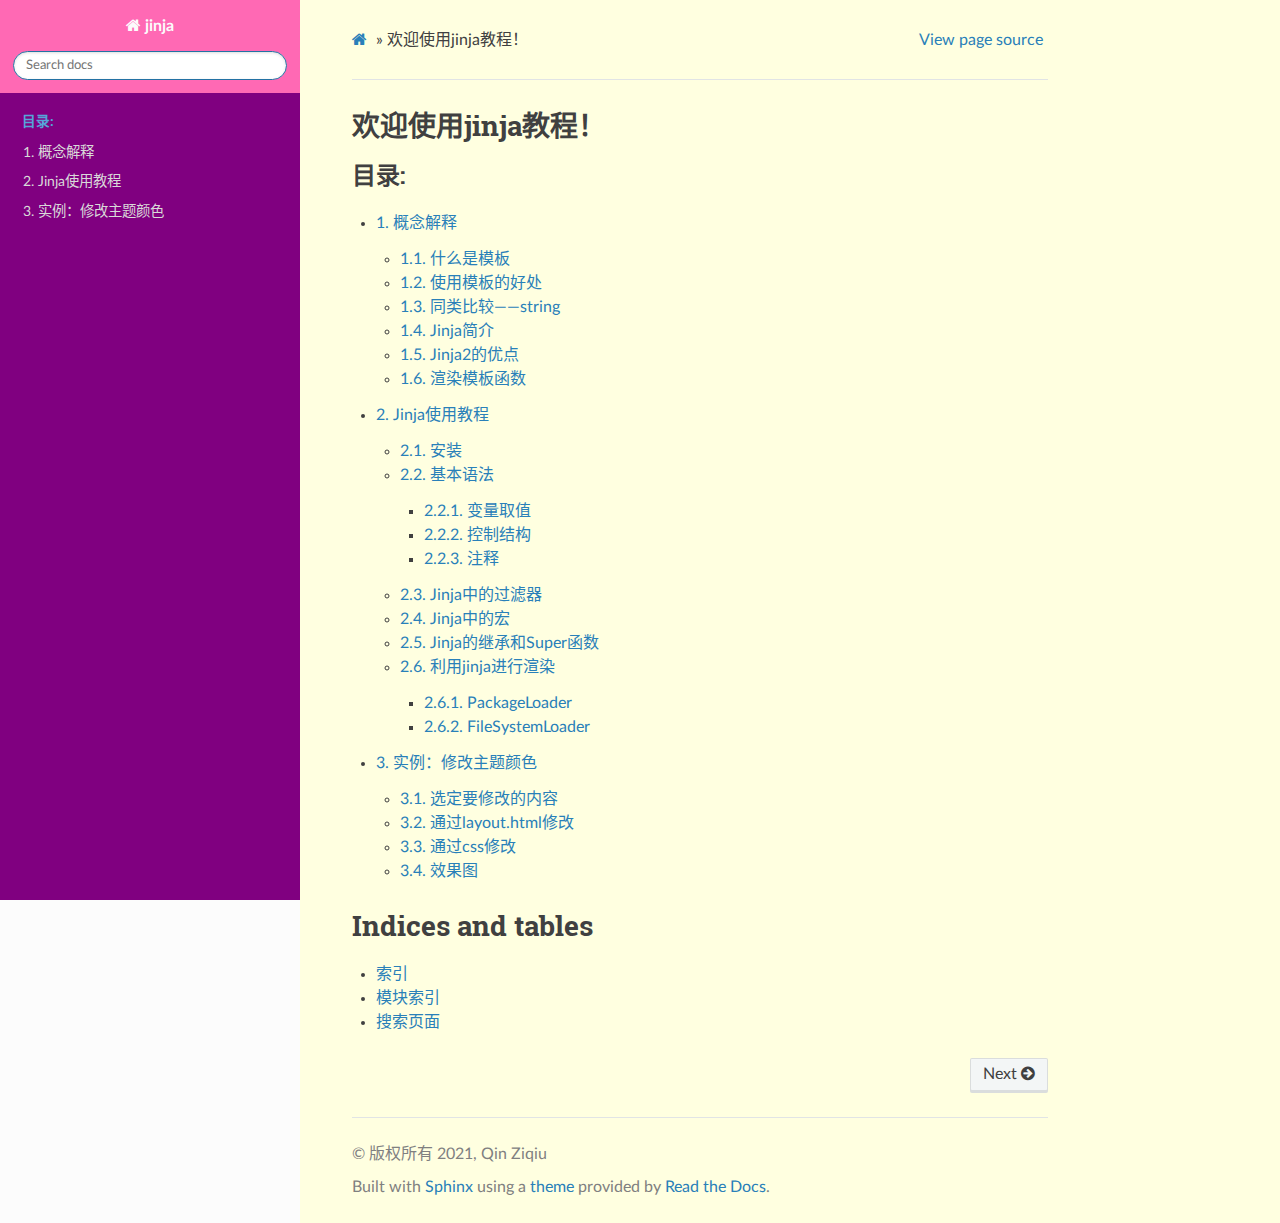
<file: index.html>
<!DOCTYPE html>
<html class="writer-html5" lang="zh-CN" >
<head>
  <meta charset="utf-8">
  
  <meta name="viewport" content="width=device-width, initial-scale=1.0">
  
  <title>欢迎使用jinja教程！ &mdash; jinja 1.0 文档</title>
  

  
  <link rel="stylesheet" href="_static/css/theme.css" type="text/css" />
  <link rel="stylesheet" href="_static/pygments.css" type="text/css" />

  
  
  
  

  
  <!--[if lt IE 9]>
    <script src="_static/js/html5shiv.min.js"></script>
  <![endif]-->
  
    
      <script type="text/javascript" id="documentation_options" data-url_root="./" src="_static/documentation_options.js"></script>
        <script src="_static/jquery.js"></script>
        <script src="_static/underscore.js"></script>
        <script src="_static/doctools.js"></script>
        <script src="_static/language_data.js"></script>
        <script src="_static/translations.js"></script>
    
    <script type="text/javascript" src="_static/js/theme.js"></script>

    
    <link rel="index" title="索引" href="genindex.html" />
    <link rel="search" title="搜索" href="search.html" />
    <link rel="next" title="1. 概念解释" href="part1.html" /> 
</head>

<body class="wy-body-for-nav">

   
  <div class="wy-grid-for-nav">
    
    <nav data-toggle="wy-nav-shift" class="wy-nav-side">
      <div class="wy-side-scroll">
        <div class="wy-side-nav-search" >
          

          
            <a href="#" class="icon icon-home" alt="Documentation Home"> jinja
          

          
          </a>

          
            
            
          

          
<div role="search">
  <form id="rtd-search-form" class="wy-form" action="search.html" method="get">
    <input type="text" name="q" placeholder="Search docs" />
    <input type="hidden" name="check_keywords" value="yes" />
    <input type="hidden" name="area" value="default" />
  </form>
</div>

          
        </div>

        
        <div class="wy-menu wy-menu-vertical" data-spy="affix" role="navigation" aria-label="main navigation">
          
            
            
              
            
            
              <p class="caption"><span class="caption-text">目录:</span></p>
<ul>
<li class="toctree-l1"><a class="reference internal" href="part1.html">1. 概念解释</a></li>
<li class="toctree-l1"><a class="reference internal" href="part2.html">2. Jinja使用教程</a></li>
<li class="toctree-l1"><a class="reference internal" href="part3.html">3. 实例：修改主题颜色</a></li>
</ul>

            
          
        </div>
        
      </div>
    </nav>

    <section data-toggle="wy-nav-shift" class="wy-nav-content-wrap">

      
      <nav class="wy-nav-top" aria-label="top navigation">
        
          <i data-toggle="wy-nav-top" class="fa fa-bars"></i>
          <a href="#">jinja</a>
        
      </nav>


      <div class="wy-nav-content">
        
        <div class="rst-content">
        
          















<div role="navigation" aria-label="breadcrumbs navigation">

  <ul class="wy-breadcrumbs">
    
      <li><a href="#" class="icon icon-home"></a> &raquo;</li>
        
      <li>欢迎使用jinja教程！</li>
    
    
      <li class="wy-breadcrumbs-aside">
        
            
            <a href="_sources/index.rst.txt" rel="nofollow"> View page source</a>
          
        
      </li>
    
  </ul>

  
  <hr/>
</div>
          <div role="main" class="document" itemscope="itemscope" itemtype="http://schema.org/Article">
           <div itemprop="articleBody">
            
  <div class="section" id="jinja">
<h1>欢迎使用jinja教程！<a class="headerlink" href="#jinja" title="永久链接至标题">¶</a></h1>
<div class="toctree-wrapper compound">
<p class="caption"><span class="caption-text">目录:</span></p>
<ul>
<li class="toctree-l1"><a class="reference internal" href="part1.html">1. 概念解释</a><ul>
<li class="toctree-l2"><a class="reference internal" href="part1.html#id2">1.1. 什么是模板</a></li>
<li class="toctree-l2"><a class="reference internal" href="part1.html#id3">1.2. 使用模板的好处</a></li>
<li class="toctree-l2"><a class="reference internal" href="part1.html#string">1.3. 同类比较——string</a></li>
<li class="toctree-l2"><a class="reference internal" href="part1.html#jinja">1.4. Jinja简介</a></li>
<li class="toctree-l2"><a class="reference internal" href="part1.html#jinja2">1.5. Jinja2的优点</a></li>
<li class="toctree-l2"><a class="reference internal" href="part1.html#id4">1.6. 渲染模板函数</a></li>
</ul>
</li>
<li class="toctree-l1"><a class="reference internal" href="part2.html">2. Jinja使用教程</a><ul>
<li class="toctree-l2"><a class="reference internal" href="part2.html#id1">2.1. 安装</a></li>
<li class="toctree-l2"><a class="reference internal" href="part2.html#id2">2.2. 基本语法</a><ul>
<li class="toctree-l3"><a class="reference internal" href="part2.html#id3">2.2.1. 变量取值</a></li>
<li class="toctree-l3"><a class="reference internal" href="part2.html#id4">2.2.2. 控制结构</a></li>
<li class="toctree-l3"><a class="reference internal" href="part2.html#id5">2.2.3. 注释</a></li>
</ul>
</li>
<li class="toctree-l2"><a class="reference internal" href="part2.html#id6">2.3. Jinja中的过滤器</a></li>
<li class="toctree-l2"><a class="reference internal" href="part2.html#id7">2.4. Jinja中的宏</a></li>
<li class="toctree-l2"><a class="reference internal" href="part2.html#jinjasuper">2.5. Jinja的继承和Super函数</a></li>
<li class="toctree-l2"><a class="reference internal" href="part2.html#id8">2.6. 利用jinja进行渲染</a><ul>
<li class="toctree-l3"><a class="reference internal" href="part2.html#packageloader">2.6.1. PackageLoader</a></li>
<li class="toctree-l3"><a class="reference internal" href="part2.html#filesystemloader">2.6.2. FileSystemLoader</a></li>
</ul>
</li>
</ul>
</li>
<li class="toctree-l1"><a class="reference internal" href="part3.html">3. 实例：修改主题颜色</a><ul>
<li class="toctree-l2"><a class="reference internal" href="part3.html#id2">3.1. 选定要修改的内容</a></li>
<li class="toctree-l2"><a class="reference internal" href="part3.html#layout-html">3.2. 通过layout.html修改</a></li>
<li class="toctree-l2"><a class="reference internal" href="part3.html#css">3.3. 通过css修改</a></li>
<li class="toctree-l2"><a class="reference internal" href="part3.html#id3">3.4. 效果图</a></li>
</ul>
</li>
</ul>
</div>
</div>
<div class="section" id="indices-and-tables">
<h1>Indices and tables<a class="headerlink" href="#indices-and-tables" title="永久链接至标题">¶</a></h1>
<ul class="simple">
<li><p><a class="reference internal" href="genindex.html"><span class="std std-ref">索引</span></a></p></li>
<li><p><a class="reference internal" href="py-modindex.html"><span class="std std-ref">模块索引</span></a></p></li>
<li><p><a class="reference internal" href="search.html"><span class="std std-ref">搜索页面</span></a></p></li>
</ul>
</div>


           </div>
           
          </div>
          <footer>
  
    <div class="rst-footer-buttons" role="navigation" aria-label="footer navigation">
      
        <a href="part1.html" class="btn btn-neutral float-right" title="1. 概念解释" accesskey="n" rel="next">Next <span class="fa fa-arrow-circle-right"></span></a>
      
      
    </div>
  

  <hr/>

  <div role="contentinfo">
    <p>
        
        &copy; 版权所有 2021, Qin Ziqiu

    </p>
  </div>
    
    
    
    Built with <a href="http://sphinx-doc.org/">Sphinx</a> using a
    
    <a href="https://github.com/rtfd/sphinx_rtd_theme">theme</a>
    
    provided by <a href="https://readthedocs.org">Read the Docs</a>. 

</footer>

        </div>
      </div>

    </section>

  </div>
  

  <script type="text/javascript">
      jQuery(function () {
          SphinxRtdTheme.Navigation.enable(true);
      });
  </script>

  
  
    
    

<style>
/* Sidebar header (and topbar for mobile) */
.wy-side-nav-search, .wy-nav-top {
     background: hotpink;
}
/* Sidebar */
.wy-nav-side {
     background: purple;
}
.wy-nav-content, .wy-nav-content-wrap
{
     background: lightyellow;
}
.highlight{
     background-color: beige;
}
</style>


</body>
</html>
</file>
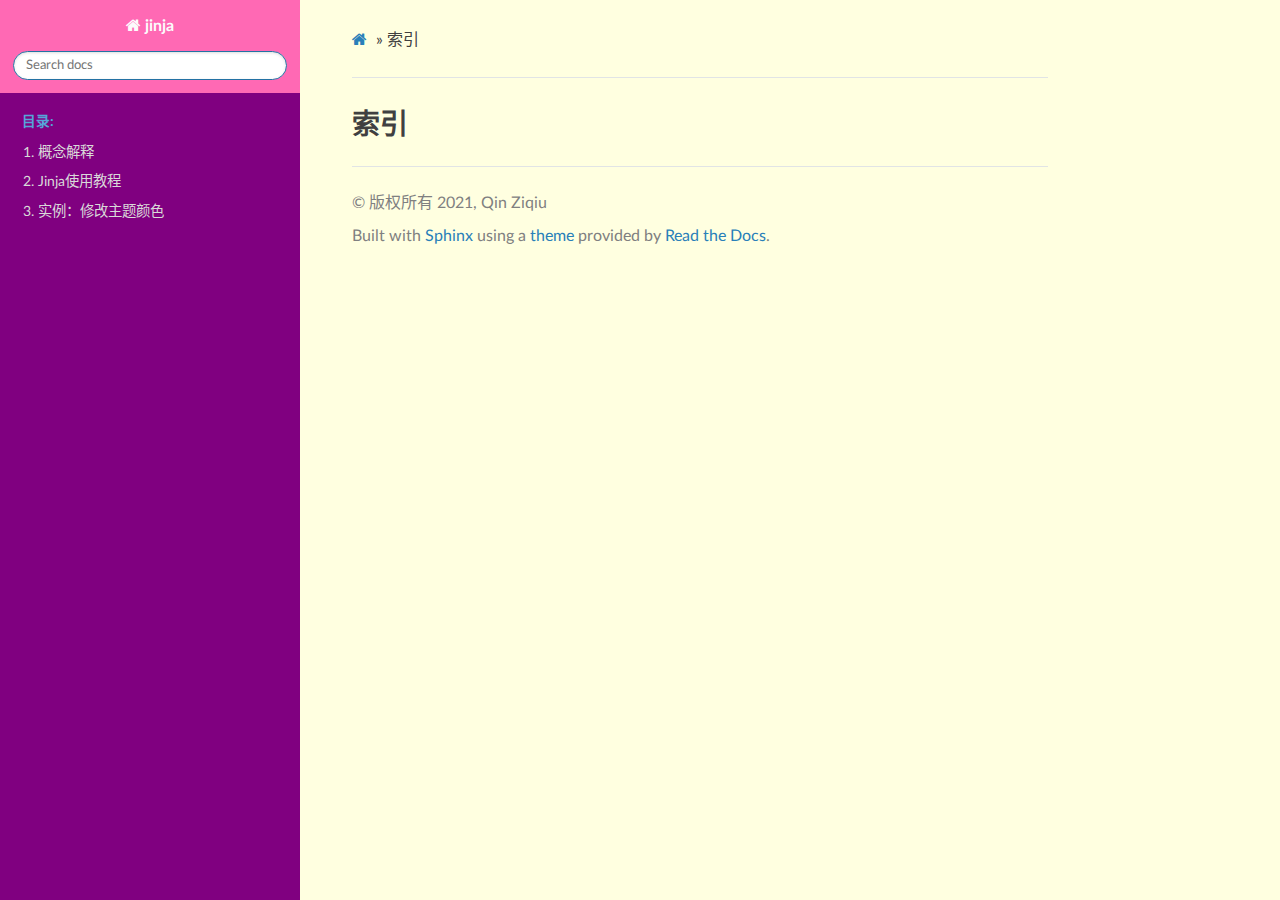
<file: genindex.html>
<!DOCTYPE html>
<html class="writer-html5" lang="zh-CN" >
<head>
  <meta charset="utf-8">
  
  <meta name="viewport" content="width=device-width, initial-scale=1.0">
  
  <title>索引 &mdash; jinja 1.0 文档</title>
  

  
  <link rel="stylesheet" href="_static/css/theme.css" type="text/css" />
  <link rel="stylesheet" href="_static/pygments.css" type="text/css" />

  
  
  
  

  
  <!--[if lt IE 9]>
    <script src="_static/js/html5shiv.min.js"></script>
  <![endif]-->
  
    
      <script type="text/javascript" id="documentation_options" data-url_root="./" src="_static/documentation_options.js"></script>
        <script src="_static/jquery.js"></script>
        <script src="_static/underscore.js"></script>
        <script src="_static/doctools.js"></script>
        <script src="_static/language_data.js"></script>
        <script src="_static/translations.js"></script>
    
    <script type="text/javascript" src="_static/js/theme.js"></script>

    
    <link rel="index" title="索引" href="#" />
    <link rel="search" title="搜索" href="search.html" /> 
</head>

<body class="wy-body-for-nav">

   
  <div class="wy-grid-for-nav">
    
    <nav data-toggle="wy-nav-shift" class="wy-nav-side">
      <div class="wy-side-scroll">
        <div class="wy-side-nav-search" >
          

          
            <a href="index.html" class="icon icon-home" alt="Documentation Home"> jinja
          

          
          </a>

          
            
            
          

          
<div role="search">
  <form id="rtd-search-form" class="wy-form" action="search.html" method="get">
    <input type="text" name="q" placeholder="Search docs" />
    <input type="hidden" name="check_keywords" value="yes" />
    <input type="hidden" name="area" value="default" />
  </form>
</div>

          
        </div>

        
        <div class="wy-menu wy-menu-vertical" data-spy="affix" role="navigation" aria-label="main navigation">
          
            
            
              
            
            
              <p class="caption"><span class="caption-text">目录:</span></p>
<ul>
<li class="toctree-l1"><a class="reference internal" href="part1.html">1. 概念解释</a></li>
<li class="toctree-l1"><a class="reference internal" href="part2.html">2. Jinja使用教程</a></li>
<li class="toctree-l1"><a class="reference internal" href="part3.html">3. 实例：修改主题颜色</a></li>
</ul>

            
          
        </div>
        
      </div>
    </nav>

    <section data-toggle="wy-nav-shift" class="wy-nav-content-wrap">

      
      <nav class="wy-nav-top" aria-label="top navigation">
        
          <i data-toggle="wy-nav-top" class="fa fa-bars"></i>
          <a href="index.html">jinja</a>
        
      </nav>


      <div class="wy-nav-content">
        
        <div class="rst-content">
        
          















<div role="navigation" aria-label="breadcrumbs navigation">

  <ul class="wy-breadcrumbs">
    
      <li><a href="index.html" class="icon icon-home"></a> &raquo;</li>
        
      <li>索引</li>
    
    
      <li class="wy-breadcrumbs-aside">
        
            
        
      </li>
    
  </ul>

  
  <hr/>
</div>
          <div role="main" class="document" itemscope="itemscope" itemtype="http://schema.org/Article">
           <div itemprop="articleBody">
            

<h1 id="index">索引</h1>

<div class="genindex-jumpbox">
 
</div>


           </div>
           
          </div>
          <footer>
  

  <hr/>

  <div role="contentinfo">
    <p>
        
        &copy; 版权所有 2021, Qin Ziqiu

    </p>
  </div>
    
    
    
    Built with <a href="http://sphinx-doc.org/">Sphinx</a> using a
    
    <a href="https://github.com/rtfd/sphinx_rtd_theme">theme</a>
    
    provided by <a href="https://readthedocs.org">Read the Docs</a>. 

</footer>

        </div>
      </div>

    </section>

  </div>
  

  <script type="text/javascript">
      jQuery(function () {
          SphinxRtdTheme.Navigation.enable(true);
      });
  </script>

  
  
    
    

<style>
/* Sidebar header (and topbar for mobile) */
.wy-side-nav-search, .wy-nav-top {
     background: hotpink;
}
/* Sidebar */
.wy-nav-side {
     background: purple;
}
.wy-nav-content, .wy-nav-content-wrap
{
     background: lightyellow;
}
.highlight{
     background-color: beige;
}
</style>


</body>
</html>
</file>
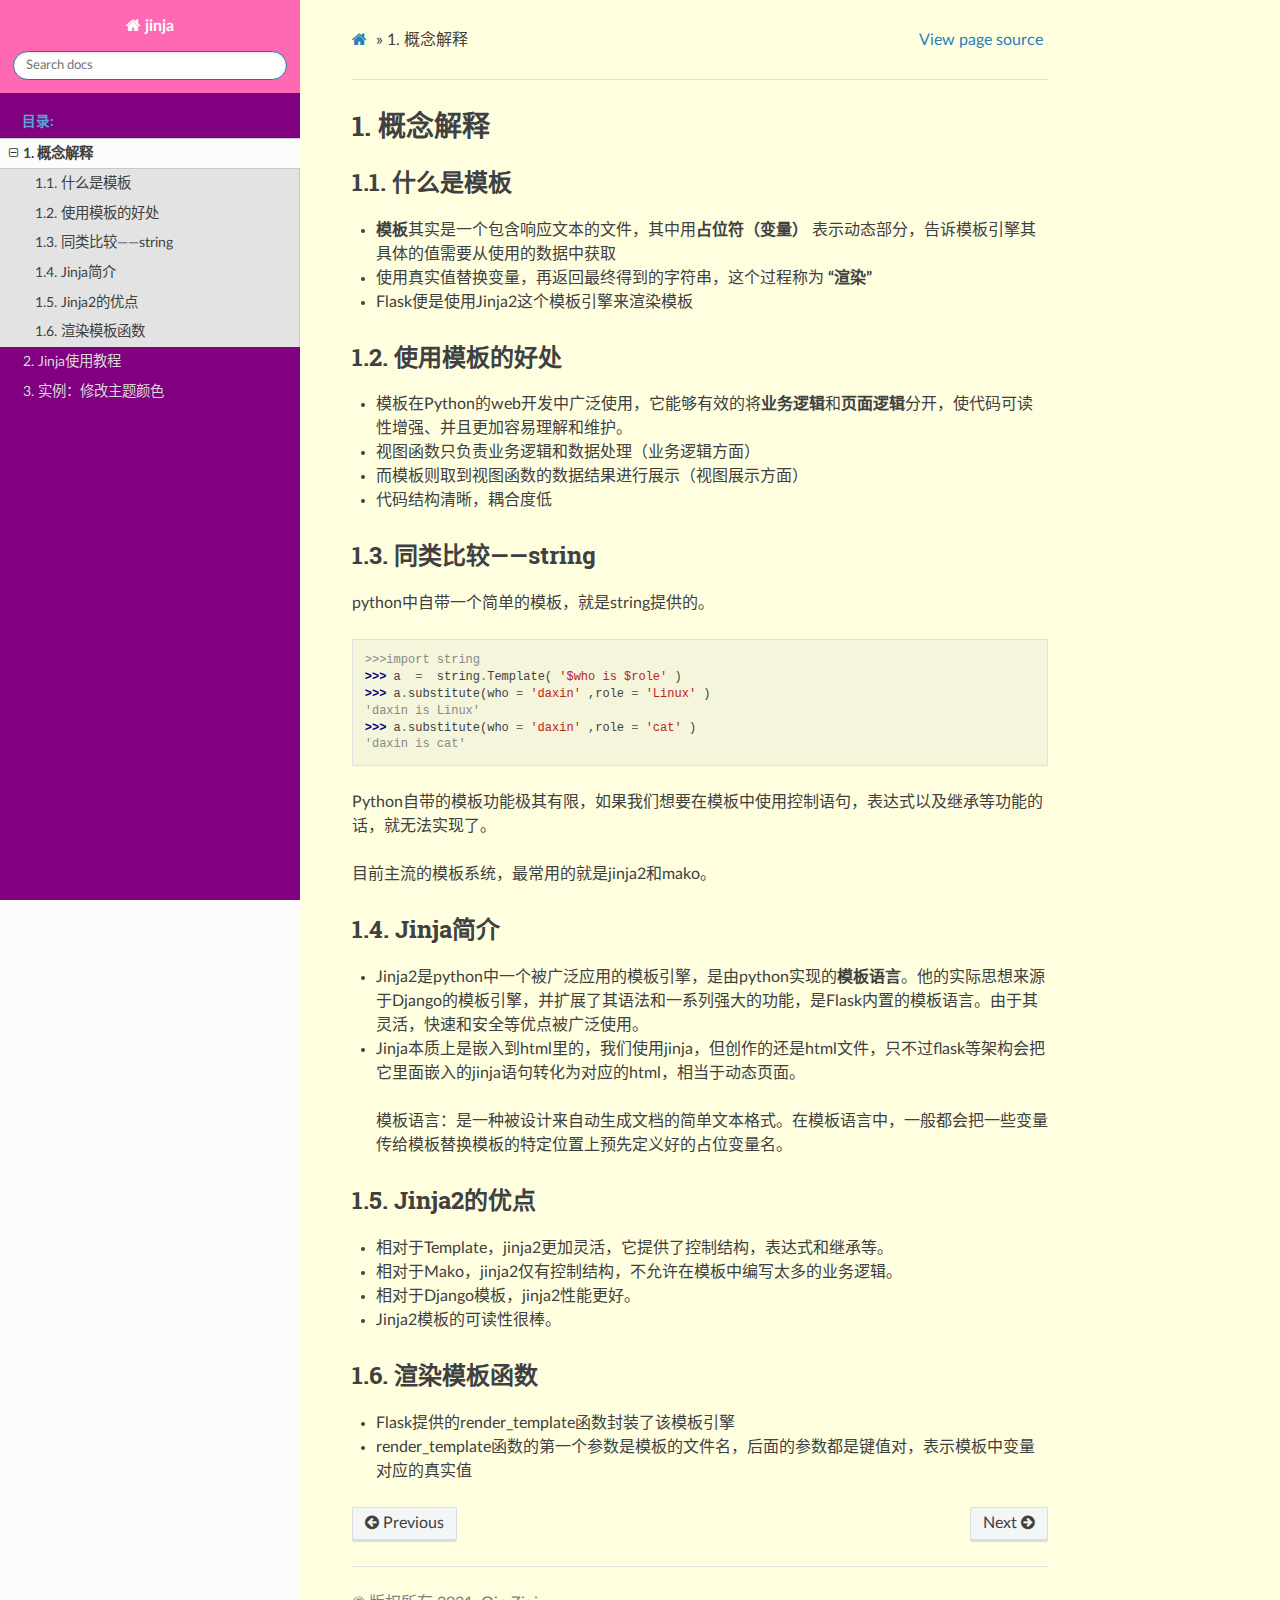
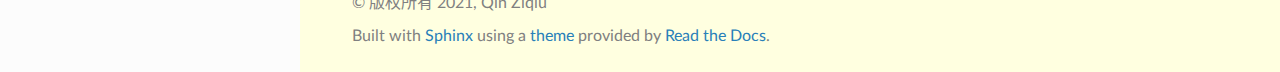
<file: part1.html>
<!DOCTYPE html>
<html class="writer-html5" lang="zh-CN" >
<head>
  <meta charset="utf-8">
  
  <meta name="viewport" content="width=device-width, initial-scale=1.0">
  
  <title>1. 概念解释 &mdash; jinja 1.0 文档</title>
  

  
  <link rel="stylesheet" href="_static/css/theme.css" type="text/css" />
  <link rel="stylesheet" href="_static/pygments.css" type="text/css" />

  
  
  
  

  
  <!--[if lt IE 9]>
    <script src="_static/js/html5shiv.min.js"></script>
  <![endif]-->
  
    
      <script type="text/javascript" id="documentation_options" data-url_root="./" src="_static/documentation_options.js"></script>
        <script src="_static/jquery.js"></script>
        <script src="_static/underscore.js"></script>
        <script src="_static/doctools.js"></script>
        <script src="_static/language_data.js"></script>
        <script src="_static/translations.js"></script>
    
    <script type="text/javascript" src="_static/js/theme.js"></script>

    
    <link rel="index" title="索引" href="genindex.html" />
    <link rel="search" title="搜索" href="search.html" />
    <link rel="next" title="2. Jinja使用教程" href="part2.html" />
    <link rel="prev" title="欢迎使用jinja教程！" href="index.html" /> 
</head>

<body class="wy-body-for-nav">

   
  <div class="wy-grid-for-nav">
    
    <nav data-toggle="wy-nav-shift" class="wy-nav-side">
      <div class="wy-side-scroll">
        <div class="wy-side-nav-search" >
          

          
            <a href="index.html" class="icon icon-home" alt="Documentation Home"> jinja
          

          
          </a>

          
            
            
          

          
<div role="search">
  <form id="rtd-search-form" class="wy-form" action="search.html" method="get">
    <input type="text" name="q" placeholder="Search docs" />
    <input type="hidden" name="check_keywords" value="yes" />
    <input type="hidden" name="area" value="default" />
  </form>
</div>

          
        </div>

        
        <div class="wy-menu wy-menu-vertical" data-spy="affix" role="navigation" aria-label="main navigation">
          
            
            
              
            
            
              <p class="caption"><span class="caption-text">目录:</span></p>
<ul class="current">
<li class="toctree-l1 current"><a class="current reference internal" href="#">1. 概念解释</a><ul>
<li class="toctree-l2"><a class="reference internal" href="#id2">1.1. 什么是模板</a></li>
<li class="toctree-l2"><a class="reference internal" href="#id3">1.2. 使用模板的好处</a></li>
<li class="toctree-l2"><a class="reference internal" href="#string">1.3. 同类比较——string</a></li>
<li class="toctree-l2"><a class="reference internal" href="#jinja">1.4. Jinja简介</a></li>
<li class="toctree-l2"><a class="reference internal" href="#jinja2">1.5. Jinja2的优点</a></li>
<li class="toctree-l2"><a class="reference internal" href="#id4">1.6. 渲染模板函数</a></li>
</ul>
</li>
<li class="toctree-l1"><a class="reference internal" href="part2.html">2. Jinja使用教程</a></li>
<li class="toctree-l1"><a class="reference internal" href="part3.html">3. 实例：修改主题颜色</a></li>
</ul>

            
          
        </div>
        
      </div>
    </nav>

    <section data-toggle="wy-nav-shift" class="wy-nav-content-wrap">

      
      <nav class="wy-nav-top" aria-label="top navigation">
        
          <i data-toggle="wy-nav-top" class="fa fa-bars"></i>
          <a href="index.html">jinja</a>
        
      </nav>


      <div class="wy-nav-content">
        
        <div class="rst-content">
        
          















<div role="navigation" aria-label="breadcrumbs navigation">

  <ul class="wy-breadcrumbs">
    
      <li><a href="index.html" class="icon icon-home"></a> &raquo;</li>
        
      <li><span class="section-number">1. </span>概念解释</li>
    
    
      <li class="wy-breadcrumbs-aside">
        
            
            <a href="_sources/part1.md.txt" rel="nofollow"> View page source</a>
          
        
      </li>
    
  </ul>

  
  <hr/>
</div>
          <div role="main" class="document" itemscope="itemscope" itemtype="http://schema.org/Article">
           <div itemprop="articleBody">
            
  <div class="section" id="id1">
<h1><span class="section-number">1. </span>概念解释<a class="headerlink" href="#id1" title="永久链接至标题">¶</a></h1>
<div class="section" id="id2">
<h2><span class="section-number">1.1. </span>什么是模板<a class="headerlink" href="#id2" title="永久链接至标题">¶</a></h2>
<ul class="simple">
<li><p><strong>模板</strong>其实是一个包含响应文本的文件，其中用<strong>占位符（变量）</strong> 表示动态部分，告诉模板引擎其具体的值需要从使用的数据中获取</p></li>
<li><p>使用真实值替换变量，再返回最终得到的字符串，这个过程称为 <strong>“渲染”</strong></p></li>
<li><p>Flask便是使用Jinja2这个模板引擎来渲染模板</p></li>
</ul>
</div>
<div class="section" id="id3">
<h2><span class="section-number">1.2. </span>使用模板的好处<a class="headerlink" href="#id3" title="永久链接至标题">¶</a></h2>
<ul class="simple">
<li><p>模板在Python的web开发中广泛使用，它能够有效的将<strong>业务逻辑</strong>和<strong>页面逻辑</strong>分开，使代码可读性增强、并且更加容易理解和维护。</p></li>
<li><p>视图函数只负责业务逻辑和数据处理（业务逻辑方面）</p></li>
<li><p>而模板则取到视图函数的数据结果进行展示（视图展示方面）</p></li>
<li><p>代码结构清晰，耦合度低</p></li>
</ul>
</div>
<div class="section" id="string">
<h2><span class="section-number">1.3. </span>同类比较——string<a class="headerlink" href="#string" title="永久链接至标题">¶</a></h2>
<p>python中自带一个简单的模板，就是string提供的。</p>
<div class="highlight-python notranslate"><div class="highlight"><pre><span></span><span class="go">&gt;&gt;&gt;import string</span>
<span class="gp">&gt;&gt;&gt; </span><span class="n">a</span>  <span class="o">=</span>  <span class="n">string</span><span class="o">.</span><span class="n">Template</span><span class="p">(</span> <span class="s1">&#39;$who is $role&#39;</span> <span class="p">)</span>
<span class="gp">&gt;&gt;&gt; </span><span class="n">a</span><span class="o">.</span><span class="n">substitute</span><span class="p">(</span><span class="n">who</span> <span class="o">=</span> <span class="s1">&#39;daxin&#39;</span> <span class="p">,</span><span class="n">role</span> <span class="o">=</span> <span class="s1">&#39;Linux&#39;</span> <span class="p">)</span>
<span class="go">&#39;daxin is Linux&#39;</span>
<span class="gp">&gt;&gt;&gt; </span><span class="n">a</span><span class="o">.</span><span class="n">substitute</span><span class="p">(</span><span class="n">who</span> <span class="o">=</span> <span class="s1">&#39;daxin&#39;</span> <span class="p">,</span><span class="n">role</span> <span class="o">=</span> <span class="s1">&#39;cat&#39;</span> <span class="p">)</span>
<span class="go">&#39;daxin is cat&#39;</span>
</pre></div>
</div>
<p>Python自带的模板功能极其有限，如果我们想要在模板中使用控制语句，表达式以及继承等功能的话，就无法实现了。</p>
<p>目前主流的模板系统，最常用的就是jinja2和mako。</p>
</div>
<div class="section" id="jinja">
<h2><span class="section-number">1.4. </span>Jinja简介<a class="headerlink" href="#jinja" title="永久链接至标题">¶</a></h2>
<ul class="simple">
<li><p>Jinja2是python中一个被广泛应用的模板引擎，是由python实现的<strong>模板语言</strong>。他的实际思想来源于Django的模板引擎，并扩展了其语法和一系列强大的功能，是Flask内置的模板语言。由于其灵活，快速和安全等优点被广泛使用。</p></li>
<li><p>Jinja本质上是嵌入到html里的，我们使用jinja，但创作的还是html文件，只不过flask等架构会把它里面嵌入的jinja语句转化为对应的html，相当于动态页面。</p></li>
</ul>
<blockquote>
<div><p>模板语言：是一种被设计来自动生成文档的简单文本格式。在模板语言中，一般都会把一些变量传给模板替换模板的特定位置上预先定义好的占位变量名。</p>
</div></blockquote>
</div>
<div class="section" id="jinja2">
<h2><span class="section-number">1.5. </span>Jinja2的优点<a class="headerlink" href="#jinja2" title="永久链接至标题">¶</a></h2>
<ul class="simple">
<li><p>相对于Template，jinja2更加灵活，它提供了控制结构，表达式和继承等。</p></li>
<li><p>相对于Mako，jinja2仅有控制结构，不允许在模板中编写太多的业务逻辑。</p></li>
<li><p>相对于Django模板，jinja2性能更好。</p></li>
<li><p>Jinja2模板的可读性很棒。</p></li>
</ul>
</div>
<div class="section" id="id4">
<h2><span class="section-number">1.6. </span>渲染模板函数<a class="headerlink" href="#id4" title="永久链接至标题">¶</a></h2>
<ul class="simple">
<li><p>Flask提供的render_template函数封装了该模板引擎</p></li>
<li><p>render_template函数的第一个参数是模板的文件名，后面的参数都是键值对，表示模板中变量对应的真实值</p></li>
</ul>
</div>
</div>


           </div>
           
          </div>
          <footer>
  
    <div class="rst-footer-buttons" role="navigation" aria-label="footer navigation">
      
        <a href="part2.html" class="btn btn-neutral float-right" title="2. Jinja使用教程" accesskey="n" rel="next">Next <span class="fa fa-arrow-circle-right"></span></a>
      
      
        <a href="index.html" class="btn btn-neutral float-left" title="欢迎使用jinja教程！" accesskey="p" rel="prev"><span class="fa fa-arrow-circle-left"></span> Previous</a>
      
    </div>
  

  <hr/>

  <div role="contentinfo">
    <p>
        
        &copy; 版权所有 2021, Qin Ziqiu

    </p>
  </div>
    
    
    
    Built with <a href="http://sphinx-doc.org/">Sphinx</a> using a
    
    <a href="https://github.com/rtfd/sphinx_rtd_theme">theme</a>
    
    provided by <a href="https://readthedocs.org">Read the Docs</a>. 

</footer>

        </div>
      </div>

    </section>

  </div>
  

  <script type="text/javascript">
      jQuery(function () {
          SphinxRtdTheme.Navigation.enable(true);
      });
  </script>

  
  
    
    

<style>
/* Sidebar header (and topbar for mobile) */
.wy-side-nav-search, .wy-nav-top {
     background: hotpink;
}
/* Sidebar */
.wy-nav-side {
     background: purple;
}
.wy-nav-content, .wy-nav-content-wrap
{
     background: lightyellow;
}
.highlight{
     background-color: beige;
}
</style>


</body>
</html>
</file>
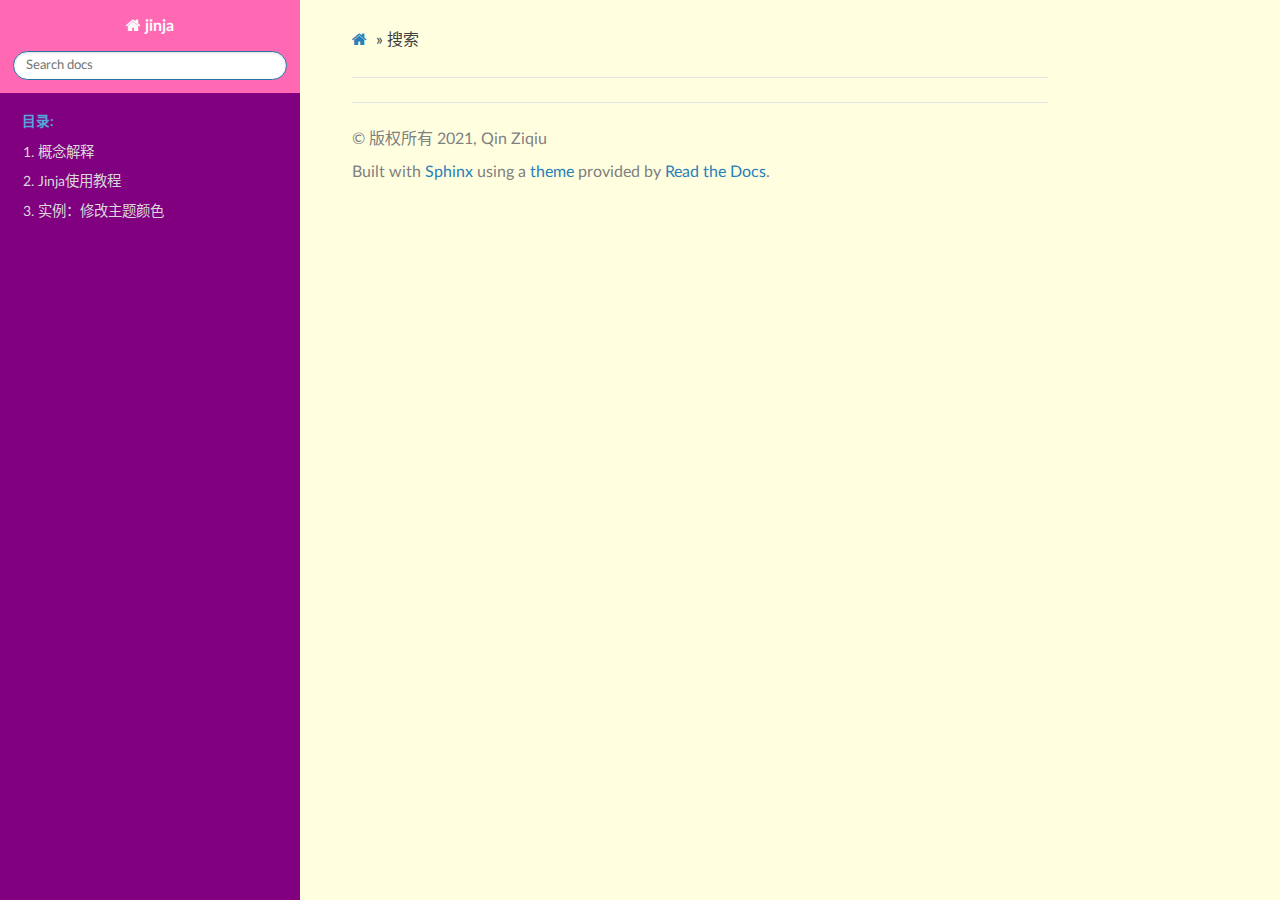
<file: search.html>
<!DOCTYPE html>
<html class="writer-html5" lang="zh-CN" >
<head>
  <meta charset="utf-8">
  
  <meta name="viewport" content="width=device-width, initial-scale=1.0">
  
  <title>搜索 &mdash; jinja 1.0 文档</title>
  

  
  <link rel="stylesheet" href="_static/css/theme.css" type="text/css" />
  <link rel="stylesheet" href="_static/pygments.css" type="text/css" />

  
  
  
  

  
    
  <!--[if lt IE 9]>
    <script src="_static/js/html5shiv.min.js"></script>
  <![endif]-->
  
    
      <script type="text/javascript" id="documentation_options" data-url_root="./" src="_static/documentation_options.js"></script>
        <script src="_static/jquery.js"></script>
        <script src="_static/underscore.js"></script>
        <script src="_static/doctools.js"></script>
        <script src="_static/language_data.js"></script>
        <script src="_static/translations.js"></script>
    
    <script type="text/javascript" src="_static/js/theme.js"></script>

    
    <script type="text/javascript" src="_static/searchtools.js"></script>
    <link rel="index" title="索引" href="genindex.html" />
    <link rel="search" title="搜索" href="#" /> 
</head>

<body class="wy-body-for-nav">

   
  <div class="wy-grid-for-nav">
    
    <nav data-toggle="wy-nav-shift" class="wy-nav-side">
      <div class="wy-side-scroll">
        <div class="wy-side-nav-search" >
          

          
            <a href="index.html" class="icon icon-home" alt="Documentation Home"> jinja
          

          
          </a>

          
            
            
          

          
<div role="search">
  <form id="rtd-search-form" class="wy-form" action="#" method="get">
    <input type="text" name="q" placeholder="Search docs" />
    <input type="hidden" name="check_keywords" value="yes" />
    <input type="hidden" name="area" value="default" />
  </form>
</div>

          
        </div>

        
        <div class="wy-menu wy-menu-vertical" data-spy="affix" role="navigation" aria-label="main navigation">
          
            
            
              
            
            
              <p class="caption"><span class="caption-text">目录:</span></p>
<ul>
<li class="toctree-l1"><a class="reference internal" href="part1.html">1. 概念解释</a></li>
<li class="toctree-l1"><a class="reference internal" href="part2.html">2. Jinja使用教程</a></li>
<li class="toctree-l1"><a class="reference internal" href="part3.html">3. 实例：修改主题颜色</a></li>
</ul>

            
          
        </div>
        
      </div>
    </nav>

    <section data-toggle="wy-nav-shift" class="wy-nav-content-wrap">

      
      <nav class="wy-nav-top" aria-label="top navigation">
        
          <i data-toggle="wy-nav-top" class="fa fa-bars"></i>
          <a href="index.html">jinja</a>
        
      </nav>


      <div class="wy-nav-content">
        
        <div class="rst-content">
        
          















<div role="navigation" aria-label="breadcrumbs navigation">

  <ul class="wy-breadcrumbs">
    
      <li><a href="index.html" class="icon icon-home"></a> &raquo;</li>
        
      <li>搜索</li>
    
    
      <li class="wy-breadcrumbs-aside">
        
            
        
      </li>
    
  </ul>

  
  <hr/>
</div>
          <div role="main" class="document" itemscope="itemscope" itemtype="http://schema.org/Article">
           <div itemprop="articleBody">
            
  <noscript>
  <div id="fallback" class="admonition warning">
    <p class="last">
      Please activate JavaScript to enable the search functionality.
    </p>
  </div>
  </noscript>

  
  <div id="search-results">
  
  </div>

           </div>
           
          </div>
          <footer>
  

  <hr/>

  <div role="contentinfo">
    <p>
        
        &copy; 版权所有 2021, Qin Ziqiu

    </p>
  </div>
    
    
    
    Built with <a href="http://sphinx-doc.org/">Sphinx</a> using a
    
    <a href="https://github.com/rtfd/sphinx_rtd_theme">theme</a>
    
    provided by <a href="https://readthedocs.org">Read the Docs</a>. 

</footer>

        </div>
      </div>

    </section>

  </div>
  

  <script type="text/javascript">
      jQuery(function () {
          SphinxRtdTheme.Navigation.enable(true);
      });
  </script>

  
  
    
  
  <script type="text/javascript">
    jQuery(function() { Search.loadIndex("searchindex.js"); });
  </script>
  
  <script type="text/javascript" id="searchindexloader"></script>
    

<style>
/* Sidebar header (and topbar for mobile) */
.wy-side-nav-search, .wy-nav-top {
     background: hotpink;
}
/* Sidebar */
.wy-nav-side {
     background: purple;
}
.wy-nav-content, .wy-nav-content-wrap
{
     background: lightyellow;
}
.highlight{
     background-color: beige;
}
</style>



</body>
</html>
</file>
<file: _static/css/theme.css>
html{box-sizing:border-box}*,:after,:before{box-sizing:inherit}article,aside,details,figcaption,figure,footer,header,hgroup,nav,section{display:block}audio,canvas,video{display:inline-block;*display:inline;*zoom:1}[hidden],audio:not([controls]){display:none}*{-webkit-box-sizing:border-box;-moz-box-sizing:border-box;box-sizing:border-box}html{font-size:100%;-webkit-text-size-adjust:100%;-ms-text-size-adjust:100%}body{margin:0}a:active,a:hover{outline:0}abbr[title]{border-bottom:1px dotted}b,strong{font-weight:700}blockquote{margin:0}dfn{font-style:italic}ins{background:#ff9;text-decoration:none}ins,mark{color:#000}mark{background:#ff0;font-style:italic;font-weight:700}.rst-content code,.rst-content tt,code,kbd,pre,samp{font-family:monospace,serif;_font-family:courier new,monospace;font-size:1em}pre{white-space:pre}q{quotes:none}q:after,q:before{content:"";content:none}small{font-size:85%}sub,sup{font-size:75%;line-height:0;position:relative;vertical-align:baseline}sup{top:-.5em}sub{bottom:-.25em}dl,ol,ul{margin:0;padding:0;list-style:none;list-style-image:none}li{list-style:none}dd{margin:0}img{border:0;-ms-interpolation-mode:bicubic;vertical-align:middle;max-width:100%}svg:not(:root){overflow:hidden}figure,form{margin:0}label{cursor:pointer}button,input,select,textarea{font-size:100%;margin:0;vertical-align:baseline;*vertical-align:middle}button,input{line-height:normal}button,input[type=button],input[type=reset],input[type=submit]{cursor:pointer;-webkit-appearance:button;*overflow:visible}button[disabled],input[disabled]{cursor:default}input[type=search]{-webkit-appearance:textfield;-moz-box-sizing:content-box;-webkit-box-sizing:content-box;box-sizing:content-box}textarea{resize:vertical}table{border-collapse:collapse;border-spacing:0}td{vertical-align:top}.chromeframe{margin:.2em 0;background:#ccc;color:#000;padding:.2em 0}.ir{display:block;border:0;text-indent:-999em;overflow:hidden;background-color:transparent;background-repeat:no-repeat;text-align:left;direction:ltr;*line-height:0}.ir br{display:none}.hidden{display:none!important;visibility:hidden}.visuallyhidden{border:0;clip:rect(0 0 0 0);height:1px;margin:-1px;overflow:hidden;padding:0;position:absolute;width:1px}.visuallyhidden.focusable:active,.visuallyhidden.focusable:focus{clip:auto;height:auto;margin:0;overflow:visible;position:static;width:auto}.invisible{visibility:hidden}.relative{position:relative}big,small{font-size:100%}@media print{body,html,section{background:none!important}*{box-shadow:none!important;text-shadow:none!important;filter:none!important;-ms-filter:none!important}a,a:visited{text-decoration:underline}.ir a:after,a[href^="#"]:after,a[href^="javascript:"]:after{content:""}blockquote,pre{page-break-inside:avoid}thead{display:table-header-group}img,tr{page-break-inside:avoid}img{max-width:100%!important}@page{margin:.5cm}.rst-content .toctree-wrapper>p.caption,h2,h3,p{orphans:3;widows:3}.rst-content .toctree-wrapper>p.caption,h2,h3{page-break-after:avoid}}.btn,.fa:before,.icon:before,.rst-content .admonition,.rst-content .admonition-title:before,.rst-content .admonition-todo,.rst-content .attention,.rst-content .caution,.rst-content .code-block-caption .headerlink:before,.rst-content .danger,.rst-content .error,.rst-content .hint,.rst-content .important,.rst-content .note,.rst-content .seealso,.rst-content .tip,.rst-content .warning,.rst-content code.download span:first-child:before,.rst-content dl dt .headerlink:before,.rst-content h1 .headerlink:before,.rst-content h2 .headerlink:before,.rst-content h3 .headerlink:before,.rst-content h4 .headerlink:before,.rst-content h5 .headerlink:before,.rst-content h6 .headerlink:before,.rst-content p.caption .headerlink:before,.rst-content table>caption .headerlink:before,.rst-content tt.download span:first-child:before,.wy-alert,.wy-dropdown .caret:before,.wy-inline-validate.wy-inline-validate-danger .wy-input-context:before,.wy-inline-validate.wy-inline-validate-info .wy-input-context:before,.wy-inline-validate.wy-inline-validate-success .wy-input-context:before,.wy-inline-validate.wy-inline-validate-warning .wy-input-context:before,.wy-menu-vertical li.current>a,.wy-menu-vertical li.current>a span.toctree-expand:before,.wy-menu-vertical li.on a,.wy-menu-vertical li.on a span.toctree-expand:before,.wy-menu-vertical li span.toctree-expand:before,.wy-nav-top a,.wy-side-nav-search .wy-dropdown>a,.wy-side-nav-search>a,input[type=color],input[type=date],input[type=datetime-local],input[type=datetime],input[type=email],input[type=month],input[type=number],input[type=password],input[type=search],input[type=tel],input[type=text],input[type=time],input[type=url],input[type=week],select,textarea{-webkit-font-smoothing:antialiased}.clearfix{*zoom:1}.clearfix:after,.clearfix:before{display:table;content:""}.clearfix:after{clear:both}/*!
 *  Font Awesome 4.7.0 by @davegandy - http://fontawesome.io - @fontawesome
 *  License - http://fontawesome.io/license (Font: SIL OFL 1.1, CSS: MIT License)
 */@font-face{font-family:FontAwesome;src:url(fonts/fontawesome-webfont.eot?674f50d287a8c48dc19ba404d20fe713);src:url(fonts/fontawesome-webfont.eot?674f50d287a8c48dc19ba404d20fe713?#iefix&v=4.7.0) format("embedded-opentype"),url(fonts/fontawesome-webfont.woff2?af7ae505a9eed503f8b8e6982036873e) format("woff2"),url(fonts/fontawesome-webfont.woff?fee66e712a8a08eef5805a46892932ad) format("woff"),url(fonts/fontawesome-webfont.ttf?b06871f281fee6b241d60582ae9369b9) format("truetype"),url(fonts/fontawesome-webfont.svg?912ec66d7572ff821749319396470bde#fontawesomeregular) format("svg");font-weight:400;font-style:normal}.fa,.icon,.rst-content .admonition-title,.rst-content .code-block-caption .headerlink,.rst-content code.download span:first-child,.rst-content dl dt .headerlink,.rst-content h1 .headerlink,.rst-content h2 .headerlink,.rst-content h3 .headerlink,.rst-content h4 .headerlink,.rst-content h5 .headerlink,.rst-content h6 .headerlink,.rst-content p.caption .headerlink,.rst-content table>caption .headerlink,.rst-content tt.download span:first-child,.wy-menu-vertical li.current>a span.toctree-expand,.wy-menu-vertical li.on a span.toctree-expand,.wy-menu-vertical li span.toctree-expand{display:inline-block;font:normal normal normal 14px/1 FontAwesome;font-size:inherit;text-rendering:auto;-webkit-font-smoothing:antialiased;-moz-osx-font-smoothing:grayscale}.fa-lg{font-size:1.33333em;line-height:.75em;vertical-align:-15%}.fa-2x{font-size:2em}.fa-3x{font-size:3em}.fa-4x{font-size:4em}.fa-5x{font-size:5em}.fa-fw{width:1.28571em;text-align:center}.fa-ul{padding-left:0;margin-left:2.14286em;list-style-type:none}.fa-ul>li{position:relative}.fa-li{position:absolute;left:-2.14286em;width:2.14286em;top:.14286em;text-align:center}.fa-li.fa-lg{left:-1.85714em}.fa-border{padding:.2em .25em .15em;border:.08em solid #eee;border-radius:.1em}.fa-pull-left{float:left}.fa-pull-right{float:right}.fa-pull-left.icon,.fa.fa-pull-left,.rst-content .code-block-caption .fa-pull-left.headerlink,.rst-content .fa-pull-left.admonition-title,.rst-content code.download span.fa-pull-left:first-child,.rst-content dl dt .fa-pull-left.headerlink,.rst-content h1 .fa-pull-left.headerlink,.rst-content h2 .fa-pull-left.headerlink,.rst-content h3 .fa-pull-left.headerlink,.rst-content h4 .fa-pull-left.headerlink,.rst-content h5 .fa-pull-left.headerlink,.rst-content h6 .fa-pull-left.headerlink,.rst-content p.caption .fa-pull-left.headerlink,.rst-content table>caption .fa-pull-left.headerlink,.rst-content tt.download span.fa-pull-left:first-child,.wy-menu-vertical li.current>a span.fa-pull-left.toctree-expand,.wy-menu-vertical li.on a span.fa-pull-left.toctree-expand,.wy-menu-vertical li span.fa-pull-left.toctree-expand{margin-right:.3em}.fa-pull-right.icon,.fa.fa-pull-right,.rst-content .code-block-caption .fa-pull-right.headerlink,.rst-content .fa-pull-right.admonition-title,.rst-content code.download span.fa-pull-right:first-child,.rst-content dl dt .fa-pull-right.headerlink,.rst-content h1 .fa-pull-right.headerlink,.rst-content h2 .fa-pull-right.headerlink,.rst-content h3 .fa-pull-right.headerlink,.rst-content h4 .fa-pull-right.headerlink,.rst-content h5 .fa-pull-right.headerlink,.rst-content h6 .fa-pull-right.headerlink,.rst-content p.caption .fa-pull-right.headerlink,.rst-content table>caption .fa-pull-right.headerlink,.rst-content tt.download span.fa-pull-right:first-child,.wy-menu-vertical li.current>a span.fa-pull-right.toctree-expand,.wy-menu-vertical li.on a span.fa-pull-right.toctree-expand,.wy-menu-vertical li span.fa-pull-right.toctree-expand{margin-left:.3em}.pull-right{float:right}.pull-left{float:left}.fa.pull-left,.pull-left.icon,.rst-content .code-block-caption .pull-left.headerlink,.rst-content .pull-left.admonition-title,.rst-content code.download span.pull-left:first-child,.rst-content dl dt .pull-left.headerlink,.rst-content h1 .pull-left.headerlink,.rst-content h2 .pull-left.headerlink,.rst-content h3 .pull-left.headerlink,.rst-content h4 .pull-left.headerlink,.rst-content h5 .pull-left.headerlink,.rst-content h6 .pull-left.headerlink,.rst-content p.caption .pull-left.headerlink,.rst-content table>caption .pull-left.headerlink,.rst-content tt.download span.pull-left:first-child,.wy-menu-vertical li.current>a span.pull-left.toctree-expand,.wy-menu-vertical li.on a span.pull-left.toctree-expand,.wy-menu-vertical li span.pull-left.toctree-expand{margin-right:.3em}.fa.pull-right,.pull-right.icon,.rst-content .code-block-caption .pull-right.headerlink,.rst-content .pull-right.admonition-title,.rst-content code.download span.pull-right:first-child,.rst-content dl dt .pull-right.headerlink,.rst-content h1 .pull-right.headerlink,.rst-content h2 .pull-right.headerlink,.rst-content h3 .pull-right.headerlink,.rst-content h4 .pull-right.headerlink,.rst-content h5 .pull-right.headerlink,.rst-content h6 .pull-right.headerlink,.rst-content p.caption .pull-right.headerlink,.rst-content table>caption .pull-right.headerlink,.rst-content tt.download span.pull-right:first-child,.wy-menu-vertical li.current>a span.pull-right.toctree-expand,.wy-menu-vertical li.on a span.pull-right.toctree-expand,.wy-menu-vertical li span.pull-right.toctree-expand{margin-left:.3em}.fa-spin{-webkit-animation:fa-spin 2s linear infinite;animation:fa-spin 2s linear infinite}.fa-pulse{-webkit-animation:fa-spin 1s steps(8) infinite;animation:fa-spin 1s steps(8) infinite}@-webkit-keyframes fa-spin{0%{-webkit-transform:rotate(0deg);transform:rotate(0deg)}to{-webkit-transform:rotate(359deg);transform:rotate(359deg)}}@keyframes fa-spin{0%{-webkit-transform:rotate(0deg);transform:rotate(0deg)}to{-webkit-transform:rotate(359deg);transform:rotate(359deg)}}.fa-rotate-90{-ms-filter:"progid:DXImageTransform.Microsoft.BasicImage(rotation=1)";-webkit-transform:rotate(90deg);-ms-transform:rotate(90deg);transform:rotate(90deg)}.fa-rotate-180{-ms-filter:"progid:DXImageTransform.Microsoft.BasicImage(rotation=2)";-webkit-transform:rotate(180deg);-ms-transform:rotate(180deg);transform:rotate(180deg)}.fa-rotate-270{-ms-filter:"progid:DXImageTransform.Microsoft.BasicImage(rotation=3)";-webkit-transform:rotate(270deg);-ms-transform:rotate(270deg);transform:rotate(270deg)}.fa-flip-horizontal{-ms-filter:"progid:DXImageTransform.Microsoft.BasicImage(rotation=0, mirror=1)";-webkit-transform:scaleX(-1);-ms-transform:scaleX(-1);transform:scaleX(-1)}.fa-flip-vertical{-ms-filter:"progid:DXImageTransform.Microsoft.BasicImage(rotation=2, mirror=1)";-webkit-transform:scaleY(-1);-ms-transform:scaleY(-1);transform:scaleY(-1)}:root .fa-flip-horizontal,:root .fa-flip-vertical,:root .fa-rotate-90,:root .fa-rotate-180,:root .fa-rotate-270{filter:none}.fa-stack{position:relative;display:inline-block;width:2em;height:2em;line-height:2em;vertical-align:middle}.fa-stack-1x,.fa-stack-2x{position:absolute;left:0;width:100%;text-align:center}.fa-stack-1x{line-height:inherit}.fa-stack-2x{font-size:2em}.fa-inverse{color:#fff}.fa-glass:before{content:""}.fa-music:before{content:""}.fa-search:before,.icon-search:before{content:""}.fa-envelope-o:before{content:""}.fa-heart:before{content:""}.fa-star:before{content:""}.fa-star-o:before{content:""}.fa-user:before{content:""}.fa-film:before{content:""}.fa-th-large:before{content:""}.fa-th:before{content:""}.fa-th-list:before{content:""}.fa-check:before{content:""}.fa-close:before,.fa-remove:before,.fa-times:before{content:""}.fa-search-plus:before{content:""}.fa-search-minus:before{content:""}.fa-power-off:before{content:""}.fa-signal:before{content:""}.fa-cog:before,.fa-gear:before{content:""}.fa-trash-o:before{content:""}.fa-home:before,.icon-home:before{content:""}.fa-file-o:before{content:""}.fa-clock-o:before{content:""}.fa-road:before{content:""}.fa-download:before,.rst-content code.download span:first-child:before,.rst-content tt.download span:first-child:before{content:""}.fa-arrow-circle-o-down:before{content:""}.fa-arrow-circle-o-up:before{content:""}.fa-inbox:before{content:""}.fa-play-circle-o:before{content:""}.fa-repeat:before,.fa-rotate-right:before{content:""}.fa-refresh:before{content:""}.fa-list-alt:before{content:""}.fa-lock:before{content:""}.fa-flag:before{content:""}.fa-headphones:before{content:""}.fa-volume-off:before{content:""}.fa-volume-down:before{content:""}.fa-volume-up:before{content:""}.fa-qrcode:before{content:""}.fa-barcode:before{content:""}.fa-tag:before{content:""}.fa-tags:before{content:""}.fa-book:before,.icon-book:before{content:""}.fa-bookmark:before{content:""}.fa-print:before{content:""}.fa-camera:before{content:""}.fa-font:before{content:""}.fa-bold:before{content:""}.fa-italic:before{content:""}.fa-text-height:before{content:""}.fa-text-width:before{content:""}.fa-align-left:before{content:""}.fa-align-center:before{content:""}.fa-align-right:before{content:""}.fa-align-justify:before{content:""}.fa-list:before{content:""}.fa-dedent:before,.fa-outdent:before{content:""}.fa-indent:before{content:""}.fa-video-camera:before{content:""}.fa-image:before,.fa-photo:before,.fa-picture-o:before{content:""}.fa-pencil:before{content:""}.fa-map-marker:before{content:""}.fa-adjust:before{content:""}.fa-tint:before{content:""}.fa-edit:before,.fa-pencil-square-o:before{content:""}.fa-share-square-o:before{content:""}.fa-check-square-o:before{content:""}.fa-arrows:before{content:""}.fa-step-backward:before{content:""}.fa-fast-backward:before{content:""}.fa-backward:before{content:""}.fa-play:before{content:""}.fa-pause:before{content:""}.fa-stop:before{content:""}.fa-forward:before{content:""}.fa-fast-forward:before{content:""}.fa-step-forward:before{content:""}.fa-eject:before{content:""}.fa-chevron-left:before{content:""}.fa-chevron-right:before{content:""}.fa-plus-circle:before{content:""}.fa-minus-circle:before{content:""}.fa-times-circle:before,.wy-inline-validate.wy-inline-validate-danger .wy-input-context:before{content:""}.fa-check-circle:before,.wy-inline-validate.wy-inline-validate-success .wy-input-context:before{content:""}.fa-question-circle:before{content:""}.fa-info-circle:before{content:""}.fa-crosshairs:before{content:""}.fa-times-circle-o:before{content:""}.fa-check-circle-o:before{content:""}.fa-ban:before{content:""}.fa-arrow-left:before{content:""}.fa-arrow-right:before{content:""}.fa-arrow-up:before{content:""}.fa-arrow-down:before{content:""}.fa-mail-forward:before,.fa-share:before{content:""}.fa-expand:before{content:""}.fa-compress:before{content:""}.fa-plus:before{content:""}.fa-minus:before{content:""}.fa-asterisk:before{content:""}.fa-exclamation-circle:before,.rst-content .admonition-title:before,.wy-inline-validate.wy-inline-validate-info .wy-input-context:before,.wy-inline-validate.wy-inline-validate-warning .wy-input-context:before{content:""}.fa-gift:before{content:""}.fa-leaf:before{content:""}.fa-fire:before,.icon-fire:before{content:""}.fa-eye:before{content:""}.fa-eye-slash:before{content:""}.fa-exclamation-triangle:before,.fa-warning:before{content:""}.fa-plane:before{content:""}.fa-calendar:before{content:""}.fa-random:before{content:""}.fa-comment:before{content:""}.fa-magnet:before{content:""}.fa-chevron-up:before{content:""}.fa-chevron-down:before{content:""}.fa-retweet:before{content:""}.fa-shopping-cart:before{content:""}.fa-folder:before{content:""}.fa-folder-open:before{content:""}.fa-arrows-v:before{content:""}.fa-arrows-h:before{content:""}.fa-bar-chart-o:before,.fa-bar-chart:before{content:""}.fa-twitter-square:before{content:""}.fa-facebook-square:before{content:""}.fa-camera-retro:before{content:""}.fa-key:before{content:""}.fa-cogs:before,.fa-gears:before{content:""}.fa-comments:before{content:""}.fa-thumbs-o-up:before{content:""}.fa-thumbs-o-down:before{content:""}.fa-star-half:before{content:""}.fa-heart-o:before{content:""}.fa-sign-out:before{content:""}.fa-linkedin-square:before{content:""}.fa-thumb-tack:before{content:""}.fa-external-link:before{content:""}.fa-sign-in:before{content:""}.fa-trophy:before{content:""}.fa-github-square:before{content:""}.fa-upload:before{content:""}.fa-lemon-o:before{content:""}.fa-phone:before{content:""}.fa-square-o:before{content:""}.fa-bookmark-o:before{content:""}.fa-phone-square:before{content:""}.fa-twitter:before{content:""}.fa-facebook-f:before,.fa-facebook:before{content:""}.fa-github:before,.icon-github:before{content:""}.fa-unlock:before{content:""}.fa-credit-card:before{content:""}.fa-feed:before,.fa-rss:before{content:""}.fa-hdd-o:before{content:""}.fa-bullhorn:before{content:""}.fa-bell:before{content:""}.fa-certificate:before{content:""}.fa-hand-o-right:before{content:""}.fa-hand-o-left:before{content:""}.fa-hand-o-up:before{content:""}.fa-hand-o-down:before{content:""}.fa-arrow-circle-left:before,.icon-circle-arrow-left:before{content:""}.fa-arrow-circle-right:before,.icon-circle-arrow-right:before{content:""}.fa-arrow-circle-up:before{content:""}.fa-arrow-circle-down:before{content:""}.fa-globe:before{content:""}.fa-wrench:before{content:""}.fa-tasks:before{content:""}.fa-filter:before{content:""}.fa-briefcase:before{content:""}.fa-arrows-alt:before{content:""}.fa-group:before,.fa-users:before{content:""}.fa-chain:before,.fa-link:before,.icon-link:before{content:""}.fa-cloud:before{content:""}.fa-flask:before{content:""}.fa-cut:before,.fa-scissors:before{content:""}.fa-copy:before,.fa-files-o:before{content:""}.fa-paperclip:before{content:""}.fa-floppy-o:before,.fa-save:before{content:""}.fa-square:before{content:""}.fa-bars:before,.fa-navicon:before,.fa-reorder:before{content:""}.fa-list-ul:before{content:""}.fa-list-ol:before{content:""}.fa-strikethrough:before{content:""}.fa-underline:before{content:""}.fa-table:before{content:""}.fa-magic:before{content:""}.fa-truck:before{content:""}.fa-pinterest:before{content:""}.fa-pinterest-square:before{content:""}.fa-google-plus-square:before{content:""}.fa-google-plus:before{content:""}.fa-money:before{content:""}.fa-caret-down:before,.icon-caret-down:before,.wy-dropdown .caret:before{content:""}.fa-caret-up:before{content:""}.fa-caret-left:before{content:""}.fa-caret-right:before{content:""}.fa-columns:before{content:""}.fa-sort:before,.fa-unsorted:before{content:""}.fa-sort-desc:before,.fa-sort-down:before{content:""}.fa-sort-asc:before,.fa-sort-up:before{content:""}.fa-envelope:before{content:""}.fa-linkedin:before{content:""}.fa-rotate-left:before,.fa-undo:before{content:""}.fa-gavel:before,.fa-legal:before{content:""}.fa-dashboard:before,.fa-tachometer:before{content:""}.fa-comment-o:before{content:""}.fa-comments-o:before{content:""}.fa-bolt:before,.fa-flash:before{content:""}.fa-sitemap:before{content:""}.fa-umbrella:before{content:""}.fa-clipboard:before,.fa-paste:before{content:""}.fa-lightbulb-o:before{content:""}.fa-exchange:before{content:""}.fa-cloud-download:before{content:""}.fa-cloud-upload:before{content:""}.fa-user-md:before{content:""}.fa-stethoscope:before{content:""}.fa-suitcase:before{content:""}.fa-bell-o:before{content:""}.fa-coffee:before{content:""}.fa-cutlery:before{content:""}.fa-file-text-o:before{content:""}.fa-building-o:before{content:""}.fa-hospital-o:before{content:""}.fa-ambulance:before{content:""}.fa-medkit:before{content:""}.fa-fighter-jet:before{content:""}.fa-beer:before{content:""}.fa-h-square:before{content:""}.fa-plus-square:before{content:""}.fa-angle-double-left:before{content:""}.fa-angle-double-right:before{content:""}.fa-angle-double-up:before{content:""}.fa-angle-double-down:before{content:""}.fa-angle-left:before{content:""}.fa-angle-right:before{content:""}.fa-angle-up:before{content:""}.fa-angle-down:before{content:""}.fa-desktop:before{content:""}.fa-laptop:before{content:""}.fa-tablet:before{content:""}.fa-mobile-phone:before,.fa-mobile:before{content:""}.fa-circle-o:before{content:""}.fa-quote-left:before{content:""}.fa-quote-right:before{content:""}.fa-spinner:before{content:""}.fa-circle:before{content:""}.fa-mail-reply:before,.fa-reply:before{content:""}.fa-github-alt:before{content:""}.fa-folder-o:before{content:""}.fa-folder-open-o:before{content:""}.fa-smile-o:before{content:""}.fa-frown-o:before{content:""}.fa-meh-o:before{content:""}.fa-gamepad:before{content:""}.fa-keyboard-o:before{content:""}.fa-flag-o:before{content:""}.fa-flag-checkered:before{content:""}.fa-terminal:before{content:""}.fa-code:before{content:""}.fa-mail-reply-all:before,.fa-reply-all:before{content:""}.fa-star-half-empty:before,.fa-star-half-full:before,.fa-star-half-o:before{content:""}.fa-location-arrow:before{content:""}.fa-crop:before{content:""}.fa-code-fork:before{content:""}.fa-chain-broken:before,.fa-unlink:before{content:""}.fa-question:before{content:""}.fa-info:before{content:""}.fa-exclamation:before{content:""}.fa-superscript:before{content:""}.fa-subscript:before{content:""}.fa-eraser:before{content:""}.fa-puzzle-piece:before{content:""}.fa-microphone:before{content:""}.fa-microphone-slash:before{content:""}.fa-shield:before{content:""}.fa-calendar-o:before{content:""}.fa-fire-extinguisher:before{content:""}.fa-rocket:before{content:""}.fa-maxcdn:before{content:""}.fa-chevron-circle-left:before{content:""}.fa-chevron-circle-right:before{content:""}.fa-chevron-circle-up:before{content:""}.fa-chevron-circle-down:before{content:""}.fa-html5:before{content:""}.fa-css3:before{content:""}.fa-anchor:before{content:""}.fa-unlock-alt:before{content:""}.fa-bullseye:before{content:""}.fa-ellipsis-h:before{content:""}.fa-ellipsis-v:before{content:""}.fa-rss-square:before{content:""}.fa-play-circle:before{content:""}.fa-ticket:before{content:""}.fa-minus-square:before{content:""}.fa-minus-square-o:before,.wy-menu-vertical li.current>a span.toctree-expand:before,.wy-menu-vertical li.on a span.toctree-expand:before{content:""}.fa-level-up:before{content:""}.fa-level-down:before{content:""}.fa-check-square:before{content:""}.fa-pencil-square:before{content:""}.fa-external-link-square:before{content:""}.fa-share-square:before{content:""}.fa-compass:before{content:""}.fa-caret-square-o-down:before,.fa-toggle-down:before{content:""}.fa-caret-square-o-up:before,.fa-toggle-up:before{content:""}.fa-caret-square-o-right:before,.fa-toggle-right:before{content:""}.fa-eur:before,.fa-euro:before{content:""}.fa-gbp:before{content:""}.fa-dollar:before,.fa-usd:before{content:""}.fa-inr:before,.fa-rupee:before{content:""}.fa-cny:before,.fa-jpy:before,.fa-rmb:before,.fa-yen:before{content:""}.fa-rouble:before,.fa-rub:before,.fa-ruble:before{content:""}.fa-krw:before,.fa-won:before{content:""}.fa-bitcoin:before,.fa-btc:before{content:""}.fa-file:before{content:""}.fa-file-text:before{content:""}.fa-sort-alpha-asc:before{content:""}.fa-sort-alpha-desc:before{content:""}.fa-sort-amount-asc:before{content:""}.fa-sort-amount-desc:before{content:""}.fa-sort-numeric-asc:before{content:""}.fa-sort-numeric-desc:before{content:""}.fa-thumbs-up:before{content:""}.fa-thumbs-down:before{content:""}.fa-youtube-square:before{content:""}.fa-youtube:before{content:""}.fa-xing:before{content:""}.fa-xing-square:before{content:""}.fa-youtube-play:before{content:""}.fa-dropbox:before{content:""}.fa-stack-overflow:before{content:""}.fa-instagram:before{content:""}.fa-flickr:before{content:""}.fa-adn:before{content:""}.fa-bitbucket:before,.icon-bitbucket:before{content:""}.fa-bitbucket-square:before{content:""}.fa-tumblr:before{content:""}.fa-tumblr-square:before{content:""}.fa-long-arrow-down:before{content:""}.fa-long-arrow-up:before{content:""}.fa-long-arrow-left:before{content:""}.fa-long-arrow-right:before{content:""}.fa-apple:before{content:""}.fa-windows:before{content:""}.fa-android:before{content:""}.fa-linux:before{content:""}.fa-dribbble:before{content:""}.fa-skype:before{content:""}.fa-foursquare:before{content:""}.fa-trello:before{content:""}.fa-female:before{content:""}.fa-male:before{content:""}.fa-gittip:before,.fa-gratipay:before{content:""}.fa-sun-o:before{content:""}.fa-moon-o:before{content:""}.fa-archive:before{content:""}.fa-bug:before{content:""}.fa-vk:before{content:""}.fa-weibo:before{content:""}.fa-renren:before{content:""}.fa-pagelines:before{content:""}.fa-stack-exchange:before{content:""}.fa-arrow-circle-o-right:before{content:""}.fa-arrow-circle-o-left:before{content:""}.fa-caret-square-o-left:before,.fa-toggle-left:before{content:""}.fa-dot-circle-o:before{content:""}.fa-wheelchair:before{content:""}.fa-vimeo-square:before{content:""}.fa-try:before,.fa-turkish-lira:before{content:""}.fa-plus-square-o:before,.wy-menu-vertical li span.toctree-expand:before{content:""}.fa-space-shuttle:before{content:""}.fa-slack:before{content:""}.fa-envelope-square:before{content:""}.fa-wordpress:before{content:""}.fa-openid:before{content:""}.fa-bank:before,.fa-institution:before,.fa-university:before{content:""}.fa-graduation-cap:before,.fa-mortar-board:before{content:""}.fa-yahoo:before{content:""}.fa-google:before{content:""}.fa-reddit:before{content:""}.fa-reddit-square:before{content:""}.fa-stumbleupon-circle:before{content:""}.fa-stumbleupon:before{content:""}.fa-delicious:before{content:""}.fa-digg:before{content:""}.fa-pied-piper-pp:before{content:""}.fa-pied-piper-alt:before{content:""}.fa-drupal:before{content:""}.fa-joomla:before{content:""}.fa-language:before{content:""}.fa-fax:before{content:""}.fa-building:before{content:""}.fa-child:before{content:""}.fa-paw:before{content:""}.fa-spoon:before{content:""}.fa-cube:before{content:""}.fa-cubes:before{content:""}.fa-behance:before{content:""}.fa-behance-square:before{content:""}.fa-steam:before{content:""}.fa-steam-square:before{content:""}.fa-recycle:before{content:""}.fa-automobile:before,.fa-car:before{content:""}.fa-cab:before,.fa-taxi:before{content:""}.fa-tree:before{content:""}.fa-spotify:before{content:""}.fa-deviantart:before{content:""}.fa-soundcloud:before{content:""}.fa-database:before{content:""}.fa-file-pdf-o:before{content:""}.fa-file-word-o:before{content:""}.fa-file-excel-o:before{content:""}.fa-file-powerpoint-o:before{content:""}.fa-file-image-o:before,.fa-file-photo-o:before,.fa-file-picture-o:before{content:""}.fa-file-archive-o:before,.fa-file-zip-o:before{content:""}.fa-file-audio-o:before,.fa-file-sound-o:before{content:""}.fa-file-movie-o:before,.fa-file-video-o:before{content:""}.fa-file-code-o:before{content:""}.fa-vine:before{content:""}.fa-codepen:before{content:""}.fa-jsfiddle:before{content:""}.fa-life-bouy:before,.fa-life-buoy:before,.fa-life-ring:before,.fa-life-saver:before,.fa-support:before{content:""}.fa-circle-o-notch:before{content:""}.fa-ra:before,.fa-rebel:before,.fa-resistance:before{content:""}.fa-empire:before,.fa-ge:before{content:""}.fa-git-square:before{content:""}.fa-git:before{content:""}.fa-hacker-news:before,.fa-y-combinator-square:before,.fa-yc-square:before{content:""}.fa-tencent-weibo:before{content:""}.fa-qq:before{content:""}.fa-wechat:before,.fa-weixin:before{content:""}.fa-paper-plane:before,.fa-send:before{content:""}.fa-paper-plane-o:before,.fa-send-o:before{content:""}.fa-history:before{content:""}.fa-circle-thin:before{content:""}.fa-header:before{content:""}.fa-paragraph:before{content:""}.fa-sliders:before{content:""}.fa-share-alt:before{content:""}.fa-share-alt-square:before{content:""}.fa-bomb:before{content:""}.fa-futbol-o:before,.fa-soccer-ball-o:before{content:""}.fa-tty:before{content:""}.fa-binoculars:before{content:""}.fa-plug:before{content:""}.fa-slideshare:before{content:""}.fa-twitch:before{content:""}.fa-yelp:before{content:""}.fa-newspaper-o:before{content:""}.fa-wifi:before{content:""}.fa-calculator:before{content:""}.fa-paypal:before{content:""}.fa-google-wallet:before{content:""}.fa-cc-visa:before{content:""}.fa-cc-mastercard:before{content:""}.fa-cc-discover:before{content:""}.fa-cc-amex:before{content:""}.fa-cc-paypal:before{content:""}.fa-cc-stripe:before{content:""}.fa-bell-slash:before{content:""}.fa-bell-slash-o:before{content:""}.fa-trash:before{content:""}.fa-copyright:before{content:""}.fa-at:before{content:""}.fa-eyedropper:before{content:""}.fa-paint-brush:before{content:""}.fa-birthday-cake:before{content:""}.fa-area-chart:before{content:""}.fa-pie-chart:before{content:""}.fa-line-chart:before{content:""}.fa-lastfm:before{content:""}.fa-lastfm-square:before{content:""}.fa-toggle-off:before{content:""}.fa-toggle-on:before{content:""}.fa-bicycle:before{content:""}.fa-bus:before{content:""}.fa-ioxhost:before{content:""}.fa-angellist:before{content:""}.fa-cc:before{content:""}.fa-ils:before,.fa-shekel:before,.fa-sheqel:before{content:""}.fa-meanpath:before{content:""}.fa-buysellads:before{content:""}.fa-connectdevelop:before{content:""}.fa-dashcube:before{content:""}.fa-forumbee:before{content:""}.fa-leanpub:before{content:""}.fa-sellsy:before{content:""}.fa-shirtsinbulk:before{content:""}.fa-simplybuilt:before{content:""}.fa-skyatlas:before{content:""}.fa-cart-plus:before{content:""}.fa-cart-arrow-down:before{content:""}.fa-diamond:before{content:""}.fa-ship:before{content:""}.fa-user-secret:before{content:""}.fa-motorcycle:before{content:""}.fa-street-view:before{content:""}.fa-heartbeat:before{content:""}.fa-venus:before{content:""}.fa-mars:before{content:""}.fa-mercury:before{content:""}.fa-intersex:before,.fa-transgender:before{content:""}.fa-transgender-alt:before{content:""}.fa-venus-double:before{content:""}.fa-mars-double:before{content:""}.fa-venus-mars:before{content:""}.fa-mars-stroke:before{content:""}.fa-mars-stroke-v:before{content:""}.fa-mars-stroke-h:before{content:""}.fa-neuter:before{content:""}.fa-genderless:before{content:""}.fa-facebook-official:before{content:""}.fa-pinterest-p:before{content:""}.fa-whatsapp:before{content:""}.fa-server:before{content:""}.fa-user-plus:before{content:""}.fa-user-times:before{content:""}.fa-bed:before,.fa-hotel:before{content:""}.fa-viacoin:before{content:""}.fa-train:before{content:""}.fa-subway:before{content:""}.fa-medium:before{content:""}.fa-y-combinator:before,.fa-yc:before{content:""}.fa-optin-monster:before{content:""}.fa-opencart:before{content:""}.fa-expeditedssl:before{content:""}.fa-battery-4:before,.fa-battery-full:before,.fa-battery:before{content:""}.fa-battery-3:before,.fa-battery-three-quarters:before{content:""}.fa-battery-2:before,.fa-battery-half:before{content:""}.fa-battery-1:before,.fa-battery-quarter:before{content:""}.fa-battery-0:before,.fa-battery-empty:before{content:""}.fa-mouse-pointer:before{content:""}.fa-i-cursor:before{content:""}.fa-object-group:before{content:""}.fa-object-ungroup:before{content:""}.fa-sticky-note:before{content:""}.fa-sticky-note-o:before{content:""}.fa-cc-jcb:before{content:""}.fa-cc-diners-club:before{content:""}.fa-clone:before{content:""}.fa-balance-scale:before{content:""}.fa-hourglass-o:before{content:""}.fa-hourglass-1:before,.fa-hourglass-start:before{content:""}.fa-hourglass-2:before,.fa-hourglass-half:before{content:""}.fa-hourglass-3:before,.fa-hourglass-end:before{content:""}.fa-hourglass:before{content:""}.fa-hand-grab-o:before,.fa-hand-rock-o:before{content:""}.fa-hand-paper-o:before,.fa-hand-stop-o:before{content:""}.fa-hand-scissors-o:before{content:""}.fa-hand-lizard-o:before{content:""}.fa-hand-spock-o:before{content:""}.fa-hand-pointer-o:before{content:""}.fa-hand-peace-o:before{content:""}.fa-trademark:before{content:""}.fa-registered:before{content:""}.fa-creative-commons:before{content:""}.fa-gg:before{content:""}.fa-gg-circle:before{content:""}.fa-tripadvisor:before{content:""}.fa-odnoklassniki:before{content:""}.fa-odnoklassniki-square:before{content:""}.fa-get-pocket:before{content:""}.fa-wikipedia-w:before{content:""}.fa-safari:before{content:""}.fa-chrome:before{content:""}.fa-firefox:before{content:""}.fa-opera:before{content:""}.fa-internet-explorer:before{content:""}.fa-television:before,.fa-tv:before{content:""}.fa-contao:before{content:""}.fa-500px:before{content:""}.fa-amazon:before{content:""}.fa-calendar-plus-o:before{content:""}.fa-calendar-minus-o:before{content:""}.fa-calendar-times-o:before{content:""}.fa-calendar-check-o:before{content:""}.fa-industry:before{content:""}.fa-map-pin:before{content:""}.fa-map-signs:before{content:""}.fa-map-o:before{content:""}.fa-map:before{content:""}.fa-commenting:before{content:""}.fa-commenting-o:before{content:""}.fa-houzz:before{content:""}.fa-vimeo:before{content:""}.fa-black-tie:before{content:""}.fa-fonticons:before{content:""}.fa-reddit-alien:before{content:""}.fa-edge:before{content:""}.fa-credit-card-alt:before{content:""}.fa-codiepie:before{content:""}.fa-modx:before{content:""}.fa-fort-awesome:before{content:""}.fa-usb:before{content:""}.fa-product-hunt:before{content:""}.fa-mixcloud:before{content:""}.fa-scribd:before{content:""}.fa-pause-circle:before{content:""}.fa-pause-circle-o:before{content:""}.fa-stop-circle:before{content:""}.fa-stop-circle-o:before{content:""}.fa-shopping-bag:before{content:""}.fa-shopping-basket:before{content:""}.fa-hashtag:before{content:""}.fa-bluetooth:before{content:""}.fa-bluetooth-b:before{content:""}.fa-percent:before{content:""}.fa-gitlab:before,.icon-gitlab:before{content:""}.fa-wpbeginner:before{content:""}.fa-wpforms:before{content:""}.fa-envira:before{content:""}.fa-universal-access:before{content:""}.fa-wheelchair-alt:before{content:""}.fa-question-circle-o:before{content:""}.fa-blind:before{content:""}.fa-audio-description:before{content:""}.fa-volume-control-phone:before{content:""}.fa-braille:before{content:""}.fa-assistive-listening-systems:before{content:""}.fa-american-sign-language-interpreting:before,.fa-asl-interpreting:before{content:""}.fa-deaf:before,.fa-deafness:before,.fa-hard-of-hearing:before{content:""}.fa-glide:before{content:""}.fa-glide-g:before{content:""}.fa-sign-language:before,.fa-signing:before{content:""}.fa-low-vision:before{content:""}.fa-viadeo:before{content:""}.fa-viadeo-square:before{content:""}.fa-snapchat:before{content:""}.fa-snapchat-ghost:before{content:""}.fa-snapchat-square:before{content:""}.fa-pied-piper:before{content:""}.fa-first-order:before{content:""}.fa-yoast:before{content:""}.fa-themeisle:before{content:""}.fa-google-plus-circle:before,.fa-google-plus-official:before{content:""}.fa-fa:before,.fa-font-awesome:before{content:""}.fa-handshake-o:before{content:""}.fa-envelope-open:before{content:""}.fa-envelope-open-o:before{content:""}.fa-linode:before{content:""}.fa-address-book:before{content:""}.fa-address-book-o:before{content:""}.fa-address-card:before,.fa-vcard:before{content:""}.fa-address-card-o:before,.fa-vcard-o:before{content:""}.fa-user-circle:before{content:""}.fa-user-circle-o:before{content:""}.fa-user-o:before{content:""}.fa-id-badge:before{content:""}.fa-drivers-license:before,.fa-id-card:before{content:""}.fa-drivers-license-o:before,.fa-id-card-o:before{content:""}.fa-quora:before{content:""}.fa-free-code-camp:before{content:""}.fa-telegram:before{content:""}.fa-thermometer-4:before,.fa-thermometer-full:before,.fa-thermometer:before{content:""}.fa-thermometer-3:before,.fa-thermometer-three-quarters:before{content:""}.fa-thermometer-2:before,.fa-thermometer-half:before{content:""}.fa-thermometer-1:before,.fa-thermometer-quarter:before{content:""}.fa-thermometer-0:before,.fa-thermometer-empty:before{content:""}.fa-shower:before{content:""}.fa-bath:before,.fa-bathtub:before,.fa-s15:before{content:""}.fa-podcast:before{content:""}.fa-window-maximize:before{content:""}.fa-window-minimize:before{content:""}.fa-window-restore:before{content:""}.fa-times-rectangle:before,.fa-window-close:before{content:""}.fa-times-rectangle-o:before,.fa-window-close-o:before{content:""}.fa-bandcamp:before{content:""}.fa-grav:before{content:""}.fa-etsy:before{content:""}.fa-imdb:before{content:""}.fa-ravelry:before{content:""}.fa-eercast:before{content:""}.fa-microchip:before{content:""}.fa-snowflake-o:before{content:""}.fa-superpowers:before{content:""}.fa-wpexplorer:before{content:""}.fa-meetup:before{content:""}.sr-only{position:absolute;width:1px;height:1px;padding:0;margin:-1px;overflow:hidden;clip:rect(0,0,0,0);border:0}.sr-only-focusable:active,.sr-only-focusable:focus{position:static;width:auto;height:auto;margin:0;overflow:visible;clip:auto}.fa,.icon,.rst-content .admonition-title,.rst-content .code-block-caption .headerlink,.rst-content code.download span:first-child,.rst-content dl dt .headerlink,.rst-content h1 .headerlink,.rst-content h2 .headerlink,.rst-content h3 .headerlink,.rst-content h4 .headerlink,.rst-content h5 .headerlink,.rst-content h6 .headerlink,.rst-content p.caption .headerlink,.rst-content table>caption .headerlink,.rst-content tt.download span:first-child,.wy-dropdown .caret,.wy-inline-validate.wy-inline-validate-danger .wy-input-context,.wy-inline-validate.wy-inline-validate-info .wy-input-context,.wy-inline-validate.wy-inline-validate-success .wy-input-context,.wy-inline-validate.wy-inline-validate-warning .wy-input-context,.wy-menu-vertical li.current>a span.toctree-expand,.wy-menu-vertical li.on a span.toctree-expand,.wy-menu-vertical li span.toctree-expand{font-family:inherit}.fa:before,.icon:before,.rst-content .admonition-title:before,.rst-content .code-block-caption .headerlink:before,.rst-content code.download span:first-child:before,.rst-content dl dt .headerlink:before,.rst-content h1 .headerlink:before,.rst-content h2 .headerlink:before,.rst-content h3 .headerlink:before,.rst-content h4 .headerlink:before,.rst-content h5 .headerlink:before,.rst-content h6 .headerlink:before,.rst-content p.caption .headerlink:before,.rst-content table>caption .headerlink:before,.rst-content tt.download span:first-child:before,.wy-dropdown .caret:before,.wy-inline-validate.wy-inline-validate-danger .wy-input-context:before,.wy-inline-validate.wy-inline-validate-info .wy-input-context:before,.wy-inline-validate.wy-inline-validate-success .wy-input-context:before,.wy-inline-validate.wy-inline-validate-warning .wy-input-context:before,.wy-menu-vertical li.current>a span.toctree-expand:before,.wy-menu-vertical li.on a span.toctree-expand:before,.wy-menu-vertical li span.toctree-expand:before{font-family:FontAwesome;display:inline-block;font-style:normal;font-weight:400;line-height:1;text-decoration:inherit}.rst-content .code-block-caption a .headerlink,.rst-content a .admonition-title,.rst-content code.download a span:first-child,.rst-content dl dt a .headerlink,.rst-content h1 a .headerlink,.rst-content h2 a .headerlink,.rst-content h3 a .headerlink,.rst-content h4 a .headerlink,.rst-content h5 a .headerlink,.rst-content h6 a .headerlink,.rst-content p.caption a .headerlink,.rst-content table>caption a .headerlink,.rst-content tt.download a span:first-child,.wy-menu-vertical li.current>a span.toctree-expand,.wy-menu-vertical li.on a span.toctree-expand,.wy-menu-vertical li a span.toctree-expand,a .fa,a .icon,a .rst-content .admonition-title,a .rst-content .code-block-caption .headerlink,a .rst-content code.download span:first-child,a .rst-content dl dt .headerlink,a .rst-content h1 .headerlink,a .rst-content h2 .headerlink,a .rst-content h3 .headerlink,a .rst-content h4 .headerlink,a .rst-content h5 .headerlink,a .rst-content h6 .headerlink,a .rst-content p.caption .headerlink,a .rst-content table>caption .headerlink,a .rst-content tt.download span:first-child,a .wy-menu-vertical li span.toctree-expand{display:inline-block;text-decoration:inherit}.btn .fa,.btn .icon,.btn .rst-content .admonition-title,.btn .rst-content .code-block-caption .headerlink,.btn .rst-content code.download span:first-child,.btn .rst-content dl dt .headerlink,.btn .rst-content h1 .headerlink,.btn .rst-content h2 .headerlink,.btn .rst-content h3 .headerlink,.btn .rst-content h4 .headerlink,.btn .rst-content h5 .headerlink,.btn .rst-content h6 .headerlink,.btn .rst-content p.caption .headerlink,.btn .rst-content table>caption .headerlink,.btn .rst-content tt.download span:first-child,.btn .wy-menu-vertical li.current>a span.toctree-expand,.btn .wy-menu-vertical li.on a span.toctree-expand,.btn .wy-menu-vertical li span.toctree-expand,.nav .fa,.nav .icon,.nav .rst-content .admonition-title,.nav .rst-content .code-block-caption .headerlink,.nav .rst-content code.download span:first-child,.nav .rst-content dl dt .headerlink,.nav .rst-content h1 .headerlink,.nav .rst-content h2 .headerlink,.nav .rst-content h3 .headerlink,.nav .rst-content h4 .headerlink,.nav .rst-content h5 .headerlink,.nav .rst-content h6 .headerlink,.nav .rst-content p.caption .headerlink,.nav .rst-content table>caption .headerlink,.nav .rst-content tt.download span:first-child,.nav .wy-menu-vertical li.current>a span.toctree-expand,.nav .wy-menu-vertical li.on a span.toctree-expand,.nav .wy-menu-vertical li span.toctree-expand,.rst-content .btn .admonition-title,.rst-content .code-block-caption .btn .headerlink,.rst-content .code-block-caption .nav .headerlink,.rst-content .nav .admonition-title,.rst-content code.download .btn span:first-child,.rst-content code.download .nav span:first-child,.rst-content dl dt .btn .headerlink,.rst-content dl dt .nav .headerlink,.rst-content h1 .btn .headerlink,.rst-content h1 .nav .headerlink,.rst-content h2 .btn .headerlink,.rst-content h2 .nav .headerlink,.rst-content h3 .btn .headerlink,.rst-content h3 .nav .headerlink,.rst-content h4 .btn .headerlink,.rst-content h4 .nav .headerlink,.rst-content h5 .btn .headerlink,.rst-content h5 .nav .headerlink,.rst-content h6 .btn .headerlink,.rst-content h6 .nav .headerlink,.rst-content p.caption .btn .headerlink,.rst-content p.caption .nav .headerlink,.rst-content table>caption .btn .headerlink,.rst-content table>caption .nav .headerlink,.rst-content tt.download .btn span:first-child,.rst-content tt.download .nav span:first-child,.wy-menu-vertical li .btn span.toctree-expand,.wy-menu-vertical li.current>a .btn span.toctree-expand,.wy-menu-vertical li.current>a .nav span.toctree-expand,.wy-menu-vertical li .nav span.toctree-expand,.wy-menu-vertical li.on a .btn span.toctree-expand,.wy-menu-vertical li.on a .nav span.toctree-expand{display:inline}.btn .fa-large.icon,.btn .fa.fa-large,.btn .rst-content .code-block-caption .fa-large.headerlink,.btn .rst-content .fa-large.admonition-title,.btn .rst-content code.download span.fa-large:first-child,.btn .rst-content dl dt .fa-large.headerlink,.btn .rst-content h1 .fa-large.headerlink,.btn .rst-content h2 .fa-large.headerlink,.btn .rst-content h3 .fa-large.headerlink,.btn .rst-content h4 .fa-large.headerlink,.btn .rst-content h5 .fa-large.headerlink,.btn .rst-content h6 .fa-large.headerlink,.btn .rst-content p.caption .fa-large.headerlink,.btn .rst-content table>caption .fa-large.headerlink,.btn .rst-content tt.download span.fa-large:first-child,.btn .wy-menu-vertical li span.fa-large.toctree-expand,.nav .fa-large.icon,.nav .fa.fa-large,.nav .rst-content .code-block-caption .fa-large.headerlink,.nav .rst-content .fa-large.admonition-title,.nav .rst-content code.download span.fa-large:first-child,.nav .rst-content dl dt .fa-large.headerlink,.nav .rst-content h1 .fa-large.headerlink,.nav .rst-content h2 .fa-large.headerlink,.nav .rst-content h3 .fa-large.headerlink,.nav .rst-content h4 .fa-large.headerlink,.nav .rst-content h5 .fa-large.headerlink,.nav .rst-content h6 .fa-large.headerlink,.nav .rst-content p.caption .fa-large.headerlink,.nav .rst-content table>caption .fa-large.headerlink,.nav .rst-content tt.download span.fa-large:first-child,.nav .wy-menu-vertical li span.fa-large.toctree-expand,.rst-content .btn .fa-large.admonition-title,.rst-content .code-block-caption .btn .fa-large.headerlink,.rst-content .code-block-caption .nav .fa-large.headerlink,.rst-content .nav .fa-large.admonition-title,.rst-content code.download .btn span.fa-large:first-child,.rst-content code.download .nav span.fa-large:first-child,.rst-content dl dt .btn .fa-large.headerlink,.rst-content dl dt .nav .fa-large.headerlink,.rst-content h1 .btn .fa-large.headerlink,.rst-content h1 .nav .fa-large.headerlink,.rst-content h2 .btn .fa-large.headerlink,.rst-content h2 .nav .fa-large.headerlink,.rst-content h3 .btn .fa-large.headerlink,.rst-content h3 .nav .fa-large.headerlink,.rst-content h4 .btn .fa-large.headerlink,.rst-content h4 .nav .fa-large.headerlink,.rst-content h5 .btn .fa-large.headerlink,.rst-content h5 .nav .fa-large.headerlink,.rst-content h6 .btn .fa-large.headerlink,.rst-content h6 .nav .fa-large.headerlink,.rst-content p.caption .btn .fa-large.headerlink,.rst-content p.caption .nav .fa-large.headerlink,.rst-content table>caption .btn .fa-large.headerlink,.rst-content table>caption .nav .fa-large.headerlink,.rst-content tt.download .btn span.fa-large:first-child,.rst-content tt.download .nav span.fa-large:first-child,.wy-menu-vertical li .btn span.fa-large.toctree-expand,.wy-menu-vertical li .nav span.fa-large.toctree-expand{line-height:.9em}.btn .fa-spin.icon,.btn .fa.fa-spin,.btn .rst-content .code-block-caption .fa-spin.headerlink,.btn .rst-content .fa-spin.admonition-title,.btn .rst-content code.download span.fa-spin:first-child,.btn .rst-content dl dt .fa-spin.headerlink,.btn .rst-content h1 .fa-spin.headerlink,.btn .rst-content h2 .fa-spin.headerlink,.btn .rst-content h3 .fa-spin.headerlink,.btn .rst-content h4 .fa-spin.headerlink,.btn .rst-content h5 .fa-spin.headerlink,.btn .rst-content h6 .fa-spin.headerlink,.btn .rst-content p.caption .fa-spin.headerlink,.btn .rst-content table>caption .fa-spin.headerlink,.btn .rst-content tt.download span.fa-spin:first-child,.btn .wy-menu-vertical li span.fa-spin.toctree-expand,.nav .fa-spin.icon,.nav .fa.fa-spin,.nav .rst-content .code-block-caption .fa-spin.headerlink,.nav .rst-content .fa-spin.admonition-title,.nav .rst-content code.download span.fa-spin:first-child,.nav .rst-content dl dt .fa-spin.headerlink,.nav .rst-content h1 .fa-spin.headerlink,.nav .rst-content h2 .fa-spin.headerlink,.nav .rst-content h3 .fa-spin.headerlink,.nav .rst-content h4 .fa-spin.headerlink,.nav .rst-content h5 .fa-spin.headerlink,.nav .rst-content h6 .fa-spin.headerlink,.nav .rst-content p.caption .fa-spin.headerlink,.nav .rst-content table>caption .fa-spin.headerlink,.nav .rst-content tt.download span.fa-spin:first-child,.nav .wy-menu-vertical li span.fa-spin.toctree-expand,.rst-content .btn .fa-spin.admonition-title,.rst-content .code-block-caption .btn .fa-spin.headerlink,.rst-content .code-block-caption .nav .fa-spin.headerlink,.rst-content .nav .fa-spin.admonition-title,.rst-content code.download .btn span.fa-spin:first-child,.rst-content code.download .nav span.fa-spin:first-child,.rst-content dl dt .btn .fa-spin.headerlink,.rst-content dl dt .nav .fa-spin.headerlink,.rst-content h1 .btn .fa-spin.headerlink,.rst-content h1 .nav .fa-spin.headerlink,.rst-content h2 .btn .fa-spin.headerlink,.rst-content h2 .nav .fa-spin.headerlink,.rst-content h3 .btn .fa-spin.headerlink,.rst-content h3 .nav .fa-spin.headerlink,.rst-content h4 .btn .fa-spin.headerlink,.rst-content h4 .nav .fa-spin.headerlink,.rst-content h5 .btn .fa-spin.headerlink,.rst-content h5 .nav .fa-spin.headerlink,.rst-content h6 .btn .fa-spin.headerlink,.rst-content h6 .nav .fa-spin.headerlink,.rst-content p.caption .btn .fa-spin.headerlink,.rst-content p.caption .nav .fa-spin.headerlink,.rst-content table>caption .btn .fa-spin.headerlink,.rst-content table>caption .nav .fa-spin.headerlink,.rst-content tt.download .btn span.fa-spin:first-child,.rst-content tt.download .nav span.fa-spin:first-child,.wy-menu-vertical li .btn span.fa-spin.toctree-expand,.wy-menu-vertical li .nav span.fa-spin.toctree-expand{display:inline-block}.btn.fa:before,.btn.icon:before,.rst-content .btn.admonition-title:before,.rst-content .code-block-caption .btn.headerlink:before,.rst-content code.download span.btn:first-child:before,.rst-content dl dt .btn.headerlink:before,.rst-content h1 .btn.headerlink:before,.rst-content h2 .btn.headerlink:before,.rst-content h3 .btn.headerlink:before,.rst-content h4 .btn.headerlink:before,.rst-content h5 .btn.headerlink:before,.rst-content h6 .btn.headerlink:before,.rst-content p.caption .btn.headerlink:before,.rst-content table>caption .btn.headerlink:before,.rst-content tt.download span.btn:first-child:before,.wy-menu-vertical li span.btn.toctree-expand:before{opacity:.5;-webkit-transition:opacity .05s ease-in;-moz-transition:opacity .05s ease-in;transition:opacity .05s ease-in}.btn.fa:hover:before,.btn.icon:hover:before,.rst-content .btn.admonition-title:hover:before,.rst-content .code-block-caption .btn.headerlink:hover:before,.rst-content code.download span.btn:first-child:hover:before,.rst-content dl dt .btn.headerlink:hover:before,.rst-content h1 .btn.headerlink:hover:before,.rst-content h2 .btn.headerlink:hover:before,.rst-content h3 .btn.headerlink:hover:before,.rst-content h4 .btn.headerlink:hover:before,.rst-content h5 .btn.headerlink:hover:before,.rst-content h6 .btn.headerlink:hover:before,.rst-content p.caption .btn.headerlink:hover:before,.rst-content table>caption .btn.headerlink:hover:before,.rst-content tt.download span.btn:first-child:hover:before,.wy-menu-vertical li span.btn.toctree-expand:hover:before{opacity:1}.btn-mini .fa:before,.btn-mini .icon:before,.btn-mini .rst-content .admonition-title:before,.btn-mini .rst-content .code-block-caption .headerlink:before,.btn-mini .rst-content code.download span:first-child:before,.btn-mini .rst-content dl dt .headerlink:before,.btn-mini .rst-content h1 .headerlink:before,.btn-mini .rst-content h2 .headerlink:before,.btn-mini .rst-content h3 .headerlink:before,.btn-mini .rst-content h4 .headerlink:before,.btn-mini .rst-content h5 .headerlink:before,.btn-mini .rst-content h6 .headerlink:before,.btn-mini .rst-content p.caption .headerlink:before,.btn-mini .rst-content table>caption .headerlink:before,.btn-mini .rst-content tt.download span:first-child:before,.btn-mini .wy-menu-vertical li span.toctree-expand:before,.rst-content .btn-mini .admonition-title:before,.rst-content .code-block-caption .btn-mini .headerlink:before,.rst-content code.download .btn-mini span:first-child:before,.rst-content dl dt .btn-mini .headerlink:before,.rst-content h1 .btn-mini .headerlink:before,.rst-content h2 .btn-mini .headerlink:before,.rst-content h3 .btn-mini .headerlink:before,.rst-content h4 .btn-mini .headerlink:before,.rst-content h5 .btn-mini .headerlink:before,.rst-content h6 .btn-mini .headerlink:before,.rst-content p.caption .btn-mini .headerlink:before,.rst-content table>caption .btn-mini .headerlink:before,.rst-content tt.download .btn-mini span:first-child:before,.wy-menu-vertical li .btn-mini span.toctree-expand:before{font-size:14px;vertical-align:-15%}.rst-content .admonition,.rst-content .admonition-todo,.rst-content .attention,.rst-content .caution,.rst-content .danger,.rst-content .error,.rst-content .hint,.rst-content .important,.rst-content .note,.rst-content .seealso,.rst-content .tip,.rst-content .warning,.wy-alert{padding:12px;line-height:24px;margin-bottom:24px;background:#e7f2fa}.rst-content .admonition-title,.wy-alert-title{font-weight:700;display:block;color:#fff;background:#6ab0de;padding:6px 12px;margin:-12px -12px 12px}.rst-content .danger,.rst-content .error,.rst-content .wy-alert-danger.admonition,.rst-content .wy-alert-danger.admonition-todo,.rst-content .wy-alert-danger.attention,.rst-content .wy-alert-danger.caution,.rst-content .wy-alert-danger.hint,.rst-content .wy-alert-danger.important,.rst-content .wy-alert-danger.note,.rst-content .wy-alert-danger.seealso,.rst-content .wy-alert-danger.tip,.rst-content .wy-alert-danger.warning,.wy-alert.wy-alert-danger{background:#fdf3f2}.rst-content .danger .admonition-title,.rst-content .danger .wy-alert-title,.rst-content .error .admonition-title,.rst-content .error .wy-alert-title,.rst-content .wy-alert-danger.admonition-todo .admonition-title,.rst-content .wy-alert-danger.admonition-todo .wy-alert-title,.rst-content .wy-alert-danger.admonition .admonition-title,.rst-content .wy-alert-danger.admonition .wy-alert-title,.rst-content .wy-alert-danger.attention .admonition-title,.rst-content .wy-alert-danger.attention .wy-alert-title,.rst-content .wy-alert-danger.caution .admonition-title,.rst-content .wy-alert-danger.caution .wy-alert-title,.rst-content .wy-alert-danger.hint .admonition-title,.rst-content .wy-alert-danger.hint .wy-alert-title,.rst-content .wy-alert-danger.important .admonition-title,.rst-content .wy-alert-danger.important .wy-alert-title,.rst-content .wy-alert-danger.note .admonition-title,.rst-content .wy-alert-danger.note .wy-alert-title,.rst-content .wy-alert-danger.seealso .admonition-title,.rst-content .wy-alert-danger.seealso .wy-alert-title,.rst-content .wy-alert-danger.tip .admonition-title,.rst-content .wy-alert-danger.tip .wy-alert-title,.rst-content .wy-alert-danger.warning .admonition-title,.rst-content .wy-alert-danger.warning .wy-alert-title,.rst-content .wy-alert.wy-alert-danger .admonition-title,.wy-alert.wy-alert-danger .rst-content .admonition-title,.wy-alert.wy-alert-danger .wy-alert-title{background:#f29f97}.rst-content .admonition-todo,.rst-content .attention,.rst-content .caution,.rst-content .warning,.rst-content .wy-alert-warning.admonition,.rst-content .wy-alert-warning.danger,.rst-content .wy-alert-warning.error,.rst-content .wy-alert-warning.hint,.rst-content .wy-alert-warning.important,.rst-content .wy-alert-warning.note,.rst-content .wy-alert-warning.seealso,.rst-content .wy-alert-warning.tip,.wy-alert.wy-alert-warning{background:#ffedcc}.rst-content .admonition-todo .admonition-title,.rst-content .admonition-todo .wy-alert-title,.rst-content .attention .admonition-title,.rst-content .attention .wy-alert-title,.rst-content .caution .admonition-title,.rst-content .caution .wy-alert-title,.rst-content .warning .admonition-title,.rst-content .warning .wy-alert-title,.rst-content .wy-alert-warning.admonition .admonition-title,.rst-content .wy-alert-warning.admonition .wy-alert-title,.rst-content .wy-alert-warning.danger .admonition-title,.rst-content .wy-alert-warning.danger .wy-alert-title,.rst-content .wy-alert-warning.error .admonition-title,.rst-content .wy-alert-warning.error .wy-alert-title,.rst-content .wy-alert-warning.hint .admonition-title,.rst-content .wy-alert-warning.hint .wy-alert-title,.rst-content .wy-alert-warning.important .admonition-title,.rst-content .wy-alert-warning.important .wy-alert-title,.rst-content .wy-alert-warning.note .admonition-title,.rst-content .wy-alert-warning.note .wy-alert-title,.rst-content .wy-alert-warning.seealso .admonition-title,.rst-content .wy-alert-warning.seealso .wy-alert-title,.rst-content .wy-alert-warning.tip .admonition-title,.rst-content .wy-alert-warning.tip .wy-alert-title,.rst-content .wy-alert.wy-alert-warning .admonition-title,.wy-alert.wy-alert-warning .rst-content .admonition-title,.wy-alert.wy-alert-warning .wy-alert-title{background:#f0b37e}.rst-content .note,.rst-content .seealso,.rst-content .wy-alert-info.admonition,.rst-content .wy-alert-info.admonition-todo,.rst-content .wy-alert-info.attention,.rst-content .wy-alert-info.caution,.rst-content .wy-alert-info.danger,.rst-content .wy-alert-info.error,.rst-content .wy-alert-info.hint,.rst-content .wy-alert-info.important,.rst-content .wy-alert-info.tip,.rst-content .wy-alert-info.warning,.wy-alert.wy-alert-info{background:#e7f2fa}.rst-content .note .admonition-title,.rst-content .note .wy-alert-title,.rst-content .seealso .admonition-title,.rst-content .seealso .wy-alert-title,.rst-content .wy-alert-info.admonition-todo .admonition-title,.rst-content .wy-alert-info.admonition-todo .wy-alert-title,.rst-content .wy-alert-info.admonition .admonition-title,.rst-content .wy-alert-info.admonition .wy-alert-title,.rst-content .wy-alert-info.attention .admonition-title,.rst-content .wy-alert-info.attention .wy-alert-title,.rst-content .wy-alert-info.caution .admonition-title,.rst-content .wy-alert-info.caution .wy-alert-title,.rst-content .wy-alert-info.danger .admonition-title,.rst-content .wy-alert-info.danger .wy-alert-title,.rst-content .wy-alert-info.error .admonition-title,.rst-content .wy-alert-info.error .wy-alert-title,.rst-content .wy-alert-info.hint .admonition-title,.rst-content .wy-alert-info.hint .wy-alert-title,.rst-content .wy-alert-info.important .admonition-title,.rst-content .wy-alert-info.important .wy-alert-title,.rst-content .wy-alert-info.tip .admonition-title,.rst-content .wy-alert-info.tip .wy-alert-title,.rst-content .wy-alert-info.warning .admonition-title,.rst-content .wy-alert-info.warning .wy-alert-title,.rst-content .wy-alert.wy-alert-info .admonition-title,.wy-alert.wy-alert-info .rst-content .admonition-title,.wy-alert.wy-alert-info .wy-alert-title{background:#6ab0de}.rst-content .hint,.rst-content .important,.rst-content .tip,.rst-content .wy-alert-success.admonition,.rst-content .wy-alert-success.admonition-todo,.rst-content .wy-alert-success.attention,.rst-content .wy-alert-success.caution,.rst-content .wy-alert-success.danger,.rst-content .wy-alert-success.error,.rst-content .wy-alert-success.note,.rst-content .wy-alert-success.seealso,.rst-content .wy-alert-success.warning,.wy-alert.wy-alert-success{background:#dbfaf4}.rst-content .hint .admonition-title,.rst-content .hint .wy-alert-title,.rst-content .important .admonition-title,.rst-content .important .wy-alert-title,.rst-content .tip .admonition-title,.rst-content .tip .wy-alert-title,.rst-content .wy-alert-success.admonition-todo .admonition-title,.rst-content .wy-alert-success.admonition-todo .wy-alert-title,.rst-content .wy-alert-success.admonition .admonition-title,.rst-content .wy-alert-success.admonition .wy-alert-title,.rst-content .wy-alert-success.attention .admonition-title,.rst-content .wy-alert-success.attention .wy-alert-title,.rst-content .wy-alert-success.caution .admonition-title,.rst-content .wy-alert-success.caution .wy-alert-title,.rst-content .wy-alert-success.danger .admonition-title,.rst-content .wy-alert-success.danger .wy-alert-title,.rst-content .wy-alert-success.error .admonition-title,.rst-content .wy-alert-success.error .wy-alert-title,.rst-content .wy-alert-success.note .admonition-title,.rst-content .wy-alert-success.note .wy-alert-title,.rst-content .wy-alert-success.seealso .admonition-title,.rst-content .wy-alert-success.seealso .wy-alert-title,.rst-content .wy-alert-success.warning .admonition-title,.rst-content .wy-alert-success.warning .wy-alert-title,.rst-content .wy-alert.wy-alert-success .admonition-title,.wy-alert.wy-alert-success .rst-content .admonition-title,.wy-alert.wy-alert-success .wy-alert-title{background:#1abc9c}.rst-content .wy-alert-neutral.admonition,.rst-content .wy-alert-neutral.admonition-todo,.rst-content .wy-alert-neutral.attention,.rst-content .wy-alert-neutral.caution,.rst-content .wy-alert-neutral.danger,.rst-content .wy-alert-neutral.error,.rst-content .wy-alert-neutral.hint,.rst-content .wy-alert-neutral.important,.rst-content .wy-alert-neutral.note,.rst-content .wy-alert-neutral.seealso,.rst-content .wy-alert-neutral.tip,.rst-content .wy-alert-neutral.warning,.wy-alert.wy-alert-neutral{background:#f3f6f6}.rst-content .wy-alert-neutral.admonition-todo .admonition-title,.rst-content .wy-alert-neutral.admonition-todo .wy-alert-title,.rst-content .wy-alert-neutral.admonition .admonition-title,.rst-content .wy-alert-neutral.admonition .wy-alert-title,.rst-content .wy-alert-neutral.attention .admonition-title,.rst-content .wy-alert-neutral.attention .wy-alert-title,.rst-content .wy-alert-neutral.caution .admonition-title,.rst-content .wy-alert-neutral.caution .wy-alert-title,.rst-content .wy-alert-neutral.danger .admonition-title,.rst-content .wy-alert-neutral.danger .wy-alert-title,.rst-content .wy-alert-neutral.error .admonition-title,.rst-content .wy-alert-neutral.error .wy-alert-title,.rst-content .wy-alert-neutral.hint .admonition-title,.rst-content .wy-alert-neutral.hint .wy-alert-title,.rst-content .wy-alert-neutral.important .admonition-title,.rst-content .wy-alert-neutral.important .wy-alert-title,.rst-content .wy-alert-neutral.note .admonition-title,.rst-content .wy-alert-neutral.note .wy-alert-title,.rst-content .wy-alert-neutral.seealso .admonition-title,.rst-content .wy-alert-neutral.seealso .wy-alert-title,.rst-content .wy-alert-neutral.tip .admonition-title,.rst-content .wy-alert-neutral.tip .wy-alert-title,.rst-content .wy-alert-neutral.warning .admonition-title,.rst-content .wy-alert-neutral.warning .wy-alert-title,.rst-content .wy-alert.wy-alert-neutral .admonition-title,.wy-alert.wy-alert-neutral .rst-content .admonition-title,.wy-alert.wy-alert-neutral .wy-alert-title{color:#404040;background:#e1e4e5}.rst-content .wy-alert-neutral.admonition-todo a,.rst-content .wy-alert-neutral.admonition a,.rst-content .wy-alert-neutral.attention a,.rst-content .wy-alert-neutral.caution a,.rst-content .wy-alert-neutral.danger a,.rst-content .wy-alert-neutral.error a,.rst-content .wy-alert-neutral.hint a,.rst-content .wy-alert-neutral.important a,.rst-content .wy-alert-neutral.note a,.rst-content .wy-alert-neutral.seealso a,.rst-content .wy-alert-neutral.tip a,.rst-content .wy-alert-neutral.warning a,.wy-alert.wy-alert-neutral a{color:#2980b9}.rst-content .admonition-todo p:last-child,.rst-content .admonition p:last-child,.rst-content .attention p:last-child,.rst-content .caution p:last-child,.rst-content .danger p:last-child,.rst-content .error p:last-child,.rst-content .hint p:last-child,.rst-content .important p:last-child,.rst-content .note p:last-child,.rst-content .seealso p:last-child,.rst-content .tip p:last-child,.rst-content .warning p:last-child,.wy-alert p:last-child{margin-bottom:0}.wy-tray-container{position:fixed;bottom:0;left:0;z-index:600}.wy-tray-container li{display:block;width:300px;background:transparent;color:#fff;text-align:center;box-shadow:0 5px 5px 0 rgba(0,0,0,.1);padding:0 24px;min-width:20%;opacity:0;height:0;line-height:56px;overflow:hidden;-webkit-transition:all .3s ease-in;-moz-transition:all .3s ease-in;transition:all .3s ease-in}.wy-tray-container li.wy-tray-item-success{background:#27ae60}.wy-tray-container li.wy-tray-item-info{background:#2980b9}.wy-tray-container li.wy-tray-item-warning{background:#e67e22}.wy-tray-container li.wy-tray-item-danger{background:#e74c3c}.wy-tray-container li.on{opacity:1;height:56px}@media screen and (max-width:768px){.wy-tray-container{bottom:auto;top:0;width:100%}.wy-tray-container li{width:100%}}button{font-size:100%;margin:0;vertical-align:baseline;*vertical-align:middle;cursor:pointer;line-height:normal;-webkit-appearance:button;*overflow:visible}button::-moz-focus-inner,input::-moz-focus-inner{border:0;padding:0}button[disabled]{cursor:default}.btn{display:inline-block;border-radius:2px;line-height:normal;white-space:nowrap;text-align:center;cursor:pointer;font-size:100%;padding:6px 12px 8px;color:#fff;border:1px solid rgba(0,0,0,.1);background-color:#27ae60;text-decoration:none;font-weight:400;font-family:Lato,proxima-nova,Helvetica Neue,Arial,sans-serif;box-shadow:inset 0 1px 2px -1px hsla(0,0%,100%,.5),inset 0 -2px 0 0 rgba(0,0,0,.1);outline-none:false;vertical-align:middle;*display:inline;zoom:1;-webkit-user-drag:none;-webkit-user-select:none;-moz-user-select:none;-ms-user-select:none;user-select:none;-webkit-transition:all .1s linear;-moz-transition:all .1s linear;transition:all .1s linear}.btn-hover{background:#2e8ece;color:#fff}.btn:hover{background:#2cc36b;color:#fff}.btn:focus{background:#2cc36b;outline:0}.btn:active{box-shadow:inset 0 -1px 0 0 rgba(0,0,0,.05),inset 0 2px 0 0 rgba(0,0,0,.1);padding:8px 12px 6px}.btn:visited{color:#fff}.btn-disabled,.btn-disabled:active,.btn-disabled:focus,.btn-disabled:hover,.btn:disabled{background-image:none;filter:progid:DXImageTransform.Microsoft.gradient(enabled = false);filter:alpha(opacity=40);opacity:.4;cursor:not-allowed;box-shadow:none}.btn::-moz-focus-inner{padding:0;border:0}.btn-small{font-size:80%}.btn-info{background-color:#2980b9!important}.btn-info:hover{background-color:#2e8ece!important}.btn-neutral{background-color:#f3f6f6!important;color:#404040!important}.btn-neutral:hover{background-color:#e5ebeb!important;color:#404040}.btn-neutral:visited{color:#404040!important}.btn-success{background-color:#27ae60!important}.btn-success:hover{background-color:#295!important}.btn-danger{background-color:#e74c3c!important}.btn-danger:hover{background-color:#ea6153!important}.btn-warning{background-color:#e67e22!important}.btn-warning:hover{background-color:#e98b39!important}.btn-invert{background-color:#222}.btn-invert:hover{background-color:#2f2f2f!important}.btn-link{background-color:transparent!important;color:#2980b9;box-shadow:none;border-color:transparent!important}.btn-link:active,.btn-link:hover{background-color:transparent!important;color:#409ad5!important;box-shadow:none}.btn-link:visited{color:#9b59b6}.wy-btn-group .btn,.wy-control .btn{vertical-align:middle}.wy-btn-group{margin-bottom:24px;*zoom:1}.wy-btn-group:after,.wy-btn-group:before{display:table;content:""}.wy-btn-group:after{clear:both}.wy-dropdown{position:relative;display:inline-block}.wy-dropdown-active .wy-dropdown-menu{display:block}.wy-dropdown-menu{position:absolute;left:0;display:none;float:left;top:100%;min-width:100%;background:#fcfcfc;z-index:100;border:1px solid #cfd7dd;box-shadow:0 2px 2px 0 rgba(0,0,0,.1);padding:12px}.wy-dropdown-menu>dd>a{display:block;clear:both;color:#404040;white-space:nowrap;font-size:90%;padding:0 12px;cursor:pointer}.wy-dropdown-menu>dd>a:hover{background:#2980b9;color:#fff}.wy-dropdown-menu>dd.divider{border-top:1px solid #cfd7dd;margin:6px 0}.wy-dropdown-menu>dd.search{padding-bottom:12px}.wy-dropdown-menu>dd.search input[type=search]{width:100%}.wy-dropdown-menu>dd.call-to-action{background:#e3e3e3;text-transform:uppercase;font-weight:500;font-size:80%}.wy-dropdown-menu>dd.call-to-action:hover{background:#e3e3e3}.wy-dropdown-menu>dd.call-to-action .btn{color:#fff}.wy-dropdown.wy-dropdown-up .wy-dropdown-menu{bottom:100%;top:auto;left:auto;right:0}.wy-dropdown.wy-dropdown-bubble .wy-dropdown-menu{background:#fcfcfc;margin-top:2px}.wy-dropdown.wy-dropdown-bubble .wy-dropdown-menu a{padding:6px 12px}.wy-dropdown.wy-dropdown-bubble .wy-dropdown-menu a:hover{background:#2980b9;color:#fff}.wy-dropdown.wy-dropdown-left .wy-dropdown-menu{right:0;left:auto;text-align:right}.wy-dropdown-arrow:before{content:" ";border-bottom:5px solid #f5f5f5;border-left:5px solid transparent;border-right:5px solid transparent;position:absolute;display:block;top:-4px;left:50%;margin-left:-3px}.wy-dropdown-arrow.wy-dropdown-arrow-left:before{left:11px}.wy-form-stacked select{display:block}.wy-form-aligned .wy-help-inline,.wy-form-aligned input,.wy-form-aligned label,.wy-form-aligned select,.wy-form-aligned textarea{display:inline-block;*display:inline;*zoom:1;vertical-align:middle}.wy-form-aligned .wy-control-group>label{display:inline-block;vertical-align:middle;width:10em;margin:6px 12px 0 0;float:left}.wy-form-aligned .wy-control{float:left}.wy-form-aligned .wy-control label{display:block}.wy-form-aligned .wy-control select{margin-top:6px}fieldset{margin:0}fieldset,legend{border:0;padding:0}legend{width:100%;white-space:normal;margin-bottom:24px;font-size:150%;*margin-left:-7px}label,legend{display:block}label{margin:0 0 .3125em;color:#333;font-size:90%}input,select,textarea{font-size:100%;margin:0;vertical-align:baseline;*vertical-align:middle}.wy-control-group{margin-bottom:24px;max-width:1200px;margin-left:auto;margin-right:auto;*zoom:1}.wy-control-group:after,.wy-control-group:before{display:table;content:""}.wy-control-group:after{clear:both}.wy-control-group.wy-control-group-required>label:after{content:" *";color:#e74c3c}.wy-control-group .wy-form-full,.wy-control-group .wy-form-halves,.wy-control-group .wy-form-thirds{padding-bottom:12px}.wy-control-group .wy-form-full input[type=color],.wy-control-group .wy-form-full input[type=date],.wy-control-group .wy-form-full input[type=datetime-local],.wy-control-group .wy-form-full input[type=datetime],.wy-control-group .wy-form-full input[type=email],.wy-control-group .wy-form-full input[type=month],.wy-control-group .wy-form-full input[type=number],.wy-control-group .wy-form-full input[type=password],.wy-control-group .wy-form-full input[type=search],.wy-control-group .wy-form-full input[type=tel],.wy-control-group .wy-form-full input[type=text],.wy-control-group .wy-form-full input[type=time],.wy-control-group .wy-form-full input[type=url],.wy-control-group .wy-form-full input[type=week],.wy-control-group .wy-form-full select,.wy-control-group .wy-form-halves input[type=color],.wy-control-group .wy-form-halves input[type=date],.wy-control-group .wy-form-halves input[type=datetime-local],.wy-control-group .wy-form-halves input[type=datetime],.wy-control-group .wy-form-halves input[type=email],.wy-control-group .wy-form-halves input[type=month],.wy-control-group .wy-form-halves input[type=number],.wy-control-group .wy-form-halves input[type=password],.wy-control-group .wy-form-halves input[type=search],.wy-control-group .wy-form-halves input[type=tel],.wy-control-group .wy-form-halves input[type=text],.wy-control-group .wy-form-halves input[type=time],.wy-control-group .wy-form-halves input[type=url],.wy-control-group .wy-form-halves input[type=week],.wy-control-group .wy-form-halves select,.wy-control-group .wy-form-thirds input[type=color],.wy-control-group .wy-form-thirds input[type=date],.wy-control-group .wy-form-thirds input[type=datetime-local],.wy-control-group .wy-form-thirds input[type=datetime],.wy-control-group .wy-form-thirds input[type=email],.wy-control-group .wy-form-thirds input[type=month],.wy-control-group .wy-form-thirds input[type=number],.wy-control-group .wy-form-thirds input[type=password],.wy-control-group .wy-form-thirds input[type=search],.wy-control-group .wy-form-thirds input[type=tel],.wy-control-group .wy-form-thirds input[type=text],.wy-control-group .wy-form-thirds input[type=time],.wy-control-group .wy-form-thirds input[type=url],.wy-control-group .wy-form-thirds input[type=week],.wy-control-group .wy-form-thirds select{width:100%}.wy-control-group .wy-form-full{float:left;display:block;width:100%;margin-right:0}.wy-control-group .wy-form-full:last-child{margin-right:0}.wy-control-group .wy-form-halves{float:left;display:block;margin-right:2.35765%;width:48.82117%}.wy-control-group .wy-form-halves:last-child,.wy-control-group .wy-form-halves:nth-of-type(2n){margin-right:0}.wy-control-group .wy-form-halves:nth-of-type(odd){clear:left}.wy-control-group .wy-form-thirds{float:left;display:block;margin-right:2.35765%;width:31.76157%}.wy-control-group .wy-form-thirds:last-child,.wy-control-group .wy-form-thirds:nth-of-type(3n){margin-right:0}.wy-control-group .wy-form-thirds:nth-of-type(3n+1){clear:left}.wy-control-group.wy-control-group-no-input .wy-control,.wy-control-no-input{margin:6px 0 0;font-size:90%}.wy-control-no-input{display:inline-block}.wy-control-group.fluid-input input[type=color],.wy-control-group.fluid-input input[type=date],.wy-control-group.fluid-input input[type=datetime-local],.wy-control-group.fluid-input input[type=datetime],.wy-control-group.fluid-input input[type=email],.wy-control-group.fluid-input input[type=month],.wy-control-group.fluid-input input[type=number],.wy-control-group.fluid-input input[type=password],.wy-control-group.fluid-input input[type=search],.wy-control-group.fluid-input input[type=tel],.wy-control-group.fluid-input input[type=text],.wy-control-group.fluid-input input[type=time],.wy-control-group.fluid-input input[type=url],.wy-control-group.fluid-input input[type=week]{width:100%}.wy-form-message-inline{padding-left:.3em;color:#666;font-size:90%}.wy-form-message{display:block;color:#999;font-size:70%;margin-top:.3125em;font-style:italic}.wy-form-message p{font-size:inherit;font-style:italic;margin-bottom:6px}.wy-form-message p:last-child{margin-bottom:0}input{line-height:normal}input[type=button],input[type=reset],input[type=submit]{-webkit-appearance:button;cursor:pointer;font-family:Lato,proxima-nova,Helvetica Neue,Arial,sans-serif;*overflow:visible}input[type=color],input[type=date],input[type=datetime-local],input[type=datetime],input[type=email],input[type=month],input[type=number],input[type=password],input[type=search],input[type=tel],input[type=text],input[type=time],input[type=url],input[type=week]{-webkit-appearance:none;padding:6px;display:inline-block;border:1px solid #ccc;font-size:80%;font-family:Lato,proxima-nova,Helvetica Neue,Arial,sans-serif;box-shadow:inset 0 1px 3px #ddd;border-radius:0;-webkit-transition:border .3s linear;-moz-transition:border .3s linear;transition:border .3s linear}input[type=datetime-local]{padding:.34375em .625em}input[disabled]{cursor:default}input[type=checkbox],input[type=radio]{padding:0;margin-right:.3125em;*height:13px;*width:13px}input[type=checkbox],input[type=radio],input[type=search]{-webkit-box-sizing:border-box;-moz-box-sizing:border-box;box-sizing:border-box}input[type=search]::-webkit-search-cancel-button,input[type=search]::-webkit-search-decoration{-webkit-appearance:none}input[type=color]:focus,input[type=date]:focus,input[type=datetime-local]:focus,input[type=datetime]:focus,input[type=email]:focus,input[type=month]:focus,input[type=number]:focus,input[type=password]:focus,input[type=search]:focus,input[type=tel]:focus,input[type=text]:focus,input[type=time]:focus,input[type=url]:focus,input[type=week]:focus{outline:0;outline:thin dotted\9;border-color:#333}input.no-focus:focus{border-color:#ccc!important}input[type=checkbox]:focus,input[type=file]:focus,input[type=radio]:focus{outline:thin dotted #333;outline:1px auto #129fea}input[type=color][disabled],input[type=date][disabled],input[type=datetime-local][disabled],input[type=datetime][disabled],input[type=email][disabled],input[type=month][disabled],input[type=number][disabled],input[type=password][disabled],input[type=search][disabled],input[type=tel][disabled],input[type=text][disabled],input[type=time][disabled],input[type=url][disabled],input[type=week][disabled]{cursor:not-allowed;background-color:#fafafa}input:focus:invalid,select:focus:invalid,textarea:focus:invalid{color:#e74c3c;border:1px solid #e74c3c}input:focus:invalid:focus,select:focus:invalid:focus,textarea:focus:invalid:focus{border-color:#e74c3c}input[type=checkbox]:focus:invalid:focus,input[type=file]:focus:invalid:focus,input[type=radio]:focus:invalid:focus{outline-color:#e74c3c}input.wy-input-large{padding:12px;font-size:100%}textarea{overflow:auto;vertical-align:top;width:100%;font-family:Lato,proxima-nova,Helvetica Neue,Arial,sans-serif}select,textarea{padding:.5em .625em;display:inline-block;border:1px solid #ccc;font-size:80%;box-shadow:inset 0 1px 3px #ddd;-webkit-transition:border .3s linear;-moz-transition:border .3s linear;transition:border .3s linear}select{border:1px solid #ccc;background-color:#fff}select[multiple]{height:auto}select:focus,textarea:focus{outline:0}input[readonly],select[disabled],select[readonly],textarea[disabled],textarea[readonly]{cursor:not-allowed;background-color:#fafafa}input[type=checkbox][disabled],input[type=radio][disabled]{cursor:not-allowed}.wy-checkbox,.wy-radio{margin:6px 0;color:#404040;display:block}.wy-checkbox input,.wy-radio input{vertical-align:baseline}.wy-form-message-inline{display:inline-block;*display:inline;*zoom:1;vertical-align:middle}.wy-input-prefix,.wy-input-suffix{white-space:nowrap;padding:6px}.wy-input-prefix .wy-input-context,.wy-input-suffix .wy-input-context{line-height:27px;padding:0 8px;display:inline-block;font-size:80%;background-color:#f3f6f6;border:1px solid #ccc;color:#999}.wy-input-suffix .wy-input-context{border-left:0}.wy-input-prefix .wy-input-context{border-right:0}.wy-switch{position:relative;display:block;height:24px;margin-top:12px;cursor:pointer}.wy-switch:before{left:0;top:0;width:36px;height:12px;background:#ccc}.wy-switch:after,.wy-switch:before{position:absolute;content:"";display:block;border-radius:4px;-webkit-transition:all .2s ease-in-out;-moz-transition:all .2s ease-in-out;transition:all .2s ease-in-out}.wy-switch:after{width:18px;height:18px;background:#999;left:-3px;top:-3px}.wy-switch span{position:absolute;left:48px;display:block;font-size:12px;color:#ccc;line-height:1}.wy-switch.active:before{background:#1e8449}.wy-switch.active:after{left:24px;background:#27ae60}.wy-switch.disabled{cursor:not-allowed;opacity:.8}.wy-control-group.wy-control-group-error .wy-form-message,.wy-control-group.wy-control-group-error>label{color:#e74c3c}.wy-control-group.wy-control-group-error input[type=color],.wy-control-group.wy-control-group-error input[type=date],.wy-control-group.wy-control-group-error input[type=datetime-local],.wy-control-group.wy-control-group-error input[type=datetime],.wy-control-group.wy-control-group-error input[type=email],.wy-control-group.wy-control-group-error input[type=month],.wy-control-group.wy-control-group-error input[type=number],.wy-control-group.wy-control-group-error input[type=password],.wy-control-group.wy-control-group-error input[type=search],.wy-control-group.wy-control-group-error input[type=tel],.wy-control-group.wy-control-group-error input[type=text],.wy-control-group.wy-control-group-error input[type=time],.wy-control-group.wy-control-group-error input[type=url],.wy-control-group.wy-control-group-error input[type=week],.wy-control-group.wy-control-group-error textarea{border:1px solid #e74c3c}.wy-inline-validate{white-space:nowrap}.wy-inline-validate .wy-input-context{padding:.5em .625em;display:inline-block;font-size:80%}.wy-inline-validate.wy-inline-validate-success .wy-input-context{color:#27ae60}.wy-inline-validate.wy-inline-validate-danger .wy-input-context{color:#e74c3c}.wy-inline-validate.wy-inline-validate-warning .wy-input-context{color:#e67e22}.wy-inline-validate.wy-inline-validate-info .wy-input-context{color:#2980b9}.rotate-90{-webkit-transform:rotate(90deg);-moz-transform:rotate(90deg);-ms-transform:rotate(90deg);-o-transform:rotate(90deg);transform:rotate(90deg)}.rotate-180{-webkit-transform:rotate(180deg);-moz-transform:rotate(180deg);-ms-transform:rotate(180deg);-o-transform:rotate(180deg);transform:rotate(180deg)}.rotate-270{-webkit-transform:rotate(270deg);-moz-transform:rotate(270deg);-ms-transform:rotate(270deg);-o-transform:rotate(270deg);transform:rotate(270deg)}.mirror{-webkit-transform:scaleX(-1);-moz-transform:scaleX(-1);-ms-transform:scaleX(-1);-o-transform:scaleX(-1);transform:scaleX(-1)}.mirror.rotate-90{-webkit-transform:scaleX(-1) rotate(90deg);-moz-transform:scaleX(-1) rotate(90deg);-ms-transform:scaleX(-1) rotate(90deg);-o-transform:scaleX(-1) rotate(90deg);transform:scaleX(-1) rotate(90deg)}.mirror.rotate-180{-webkit-transform:scaleX(-1) rotate(180deg);-moz-transform:scaleX(-1) rotate(180deg);-ms-transform:scaleX(-1) rotate(180deg);-o-transform:scaleX(-1) rotate(180deg);transform:scaleX(-1) rotate(180deg)}.mirror.rotate-270{-webkit-transform:scaleX(-1) rotate(270deg);-moz-transform:scaleX(-1) rotate(270deg);-ms-transform:scaleX(-1) rotate(270deg);-o-transform:scaleX(-1) rotate(270deg);transform:scaleX(-1) rotate(270deg)}@media only screen and (max-width:480px){.wy-form button[type=submit]{margin:.7em 0 0}.wy-form input[type=color],.wy-form input[type=date],.wy-form input[type=datetime-local],.wy-form input[type=datetime],.wy-form input[type=email],.wy-form input[type=month],.wy-form input[type=number],.wy-form input[type=password],.wy-form input[type=search],.wy-form input[type=tel],.wy-form input[type=text],.wy-form input[type=time],.wy-form input[type=url],.wy-form input[type=week],.wy-form label{margin-bottom:.3em;display:block}.wy-form input[type=color],.wy-form input[type=date],.wy-form input[type=datetime-local],.wy-form input[type=datetime],.wy-form input[type=email],.wy-form input[type=month],.wy-form input[type=number],.wy-form input[type=password],.wy-form input[type=search],.wy-form input[type=tel],.wy-form input[type=time],.wy-form input[type=url],.wy-form input[type=week]{margin-bottom:0}.wy-form-aligned .wy-control-group label{margin-bottom:.3em;text-align:left;display:block;width:100%}.wy-form-aligned .wy-control{margin:1.5em 0 0}.wy-form-message,.wy-form-message-inline,.wy-form .wy-help-inline{display:block;font-size:80%;padding:6px 0}}@media screen and (max-width:768px){.tablet-hide{display:none}}@media screen and (max-width:480px){.mobile-hide{display:none}}.float-left{float:left}.float-right{float:right}.full-width{width:100%}.rst-content table.docutils,.rst-content table.field-list,.wy-table{border-collapse:collapse;border-spacing:0;empty-cells:show;margin-bottom:24px}.rst-content table.docutils caption,.rst-content table.field-list caption,.wy-table caption{color:#000;font:italic 85%/1 arial,sans-serif;padding:1em 0;text-align:center}.rst-content table.docutils td,.rst-content table.docutils th,.rst-content table.field-list td,.rst-content table.field-list th,.wy-table td,.wy-table th{font-size:90%;margin:0;overflow:visible;padding:8px 16px}.rst-content table.docutils td:first-child,.rst-content table.docutils th:first-child,.rst-content table.field-list td:first-child,.rst-content table.field-list th:first-child,.wy-table td:first-child,.wy-table th:first-child{border-left-width:0}.rst-content table.docutils thead,.rst-content table.field-list thead,.wy-table thead{color:#000;text-align:left;vertical-align:bottom;white-space:nowrap}.rst-content table.docutils thead th,.rst-content table.field-list thead th,.wy-table thead th{font-weight:700;border-bottom:2px solid #e1e4e5}.rst-content table.docutils td,.rst-content table.field-list td,.wy-table td{background-color:transparent;vertical-align:middle}.rst-content table.docutils td p,.rst-content table.field-list td p,.wy-table td p{line-height:18px}.rst-content table.docutils td p:last-child,.rst-content table.field-list td p:last-child,.wy-table td p:last-child{margin-bottom:0}.rst-content table.docutils .wy-table-cell-min,.rst-content table.field-list .wy-table-cell-min,.wy-table .wy-table-cell-min{width:1%;padding-right:0}.rst-content table.docutils .wy-table-cell-min input[type=checkbox],.rst-content table.field-list .wy-table-cell-min input[type=checkbox],.wy-table .wy-table-cell-min input[type=checkbox]{margin:0}.wy-table-secondary{color:grey;font-size:90%}.wy-table-tertiary{color:grey;font-size:80%}.rst-content table.docutils:not(.field-list) tr:nth-child(2n-1) td,.wy-table-backed,.wy-table-odd td,.wy-table-striped tr:nth-child(2n-1) td{background-color:#f3f6f6}.rst-content table.docutils,.wy-table-bordered-all{border:1px solid #e1e4e5}.rst-content table.docutils td,.wy-table-bordered-all td{border-bottom:1px solid #e1e4e5;border-left:1px solid #e1e4e5}.rst-content table.docutils tbody>tr:last-child td,.wy-table-bordered-all tbody>tr:last-child td{border-bottom-width:0}.wy-table-bordered{border:1px solid #e1e4e5}.wy-table-bordered-rows td{border-bottom:1px solid #e1e4e5}.wy-table-bordered-rows tbody>tr:last-child td{border-bottom-width:0}.wy-table-horizontal td,.wy-table-horizontal th{border-width:0 0 1px;border-bottom:1px solid #e1e4e5}.wy-table-horizontal tbody>tr:last-child td{border-bottom-width:0}.wy-table-responsive{margin-bottom:24px;max-width:100%;overflow:auto}.wy-table-responsive table{margin-bottom:0!important}.wy-table-responsive table td,.wy-table-responsive table th{white-space:nowrap}a{color:#2980b9;text-decoration:none;cursor:pointer}a:hover{color:#3091d1}a:visited{color:#9b59b6}html{height:100%}body,html{overflow-x:hidden}body{font-family:Lato,proxima-nova,Helvetica Neue,Arial,sans-serif;font-weight:400;color:#404040;min-height:100%;background:#edf0f2}.wy-text-left{text-align:left}.wy-text-center{text-align:center}.wy-text-right{text-align:right}.wy-text-large{font-size:120%}.wy-text-normal{font-size:100%}.wy-text-small,small{font-size:80%}.wy-text-strike{text-decoration:line-through}.wy-text-warning{color:#e67e22!important}a.wy-text-warning:hover{color:#eb9950!important}.wy-text-info{color:#2980b9!important}a.wy-text-info:hover{color:#409ad5!important}.wy-text-success{color:#27ae60!important}a.wy-text-success:hover{color:#36d278!important}.wy-text-danger{color:#e74c3c!important}a.wy-text-danger:hover{color:#ed7669!important}.wy-text-neutral{color:#404040!important}a.wy-text-neutral:hover{color:#595959!important}.rst-content .toctree-wrapper>p.caption,h1,h2,h3,h4,h5,h6,legend{margin-top:0;font-weight:700;font-family:Roboto Slab,ff-tisa-web-pro,Georgia,Arial,sans-serif}p{line-height:24px;font-size:16px;margin:0 0 24px}h1{font-size:175%}.rst-content .toctree-wrapper>p.caption,h2{font-size:150%}h3{font-size:125%}h4{font-size:115%}h5{font-size:110%}h6{font-size:100%}hr{display:block;height:1px;border:0;border-top:1px solid #e1e4e5;margin:24px 0;padding:0}.rst-content code,.rst-content tt,code{white-space:nowrap;max-width:100%;background:#fff;border:1px solid #e1e4e5;font-size:75%;padding:0 5px;font-family:SFMono-Regular,Menlo,Monaco,Consolas,Liberation Mono,Courier New,Courier,monospace;color:#e74c3c;overflow-x:auto}.rst-content tt.code-large,code.code-large{font-size:90%}.rst-content .section ul,.rst-content .toctree-wrapper ul,.wy-plain-list-disc,article ul{list-style:disc;line-height:24px;margin-bottom:24px}.rst-content .section ul li,.rst-content .toctree-wrapper ul li,.wy-plain-list-disc li,article ul li{list-style:disc;margin-left:24px}.rst-content .section ul li p:last-child,.rst-content .section ul li ul,.rst-content .toctree-wrapper ul li p:last-child,.rst-content .toctree-wrapper ul li ul,.wy-plain-list-disc li p:last-child,.wy-plain-list-disc li ul,article ul li p:last-child,article ul li ul{margin-bottom:0}.rst-content .section ul li li,.rst-content .toctree-wrapper ul li li,.wy-plain-list-disc li li,article ul li li{list-style:circle}.rst-content .section ul li li li,.rst-content .toctree-wrapper ul li li li,.wy-plain-list-disc li li li,article ul li li li{list-style:square}.rst-content .section ul li ol li,.rst-content .toctree-wrapper ul li ol li,.wy-plain-list-disc li ol li,article ul li ol li{list-style:decimal}.rst-content .section ol,.rst-content ol.arabic,.wy-plain-list-decimal,article ol{list-style:decimal;line-height:24px;margin-bottom:24px}.rst-content .section ol li,.rst-content ol.arabic li,.wy-plain-list-decimal li,article ol li{list-style:decimal;margin-left:24px}.rst-content .section ol li p:last-child,.rst-content .section ol li ul,.rst-content ol.arabic li p:last-child,.rst-content ol.arabic li ul,.wy-plain-list-decimal li p:last-child,.wy-plain-list-decimal li ul,article ol li p:last-child,article ol li ul{margin-bottom:0}.rst-content .section ol li ul li,.rst-content ol.arabic li ul li,.wy-plain-list-decimal li ul li,article ol li ul li{list-style:disc}.wy-breadcrumbs{*zoom:1}.wy-breadcrumbs:after,.wy-breadcrumbs:before{display:table;content:""}.wy-breadcrumbs:after{clear:both}.wy-breadcrumbs li{display:inline-block}.wy-breadcrumbs li.wy-breadcrumbs-aside{float:right}.wy-breadcrumbs li a{display:inline-block;padding:5px}.wy-breadcrumbs li a:first-child{padding-left:0}.rst-content .wy-breadcrumbs li tt,.wy-breadcrumbs li .rst-content tt,.wy-breadcrumbs li code{padding:5px;border:none;background:none}.rst-content .wy-breadcrumbs li tt.literal,.wy-breadcrumbs li .rst-content tt.literal,.wy-breadcrumbs li code.literal{color:#404040}.wy-breadcrumbs-extra{margin-bottom:0;color:#b3b3b3;font-size:80%;display:inline-block}@media screen and (max-width:480px){.wy-breadcrumbs-extra,.wy-breadcrumbs li.wy-breadcrumbs-aside{display:none}}@media print{.wy-breadcrumbs li.wy-breadcrumbs-aside{display:none}}html{font-size:16px}.wy-affix{position:fixed;top:1.618em}.wy-menu a:hover{text-decoration:none}.wy-menu-horiz{*zoom:1}.wy-menu-horiz:after,.wy-menu-horiz:before{display:table;content:""}.wy-menu-horiz:after{clear:both}.wy-menu-horiz li,.wy-menu-horiz ul{display:inline-block}.wy-menu-horiz li:hover{background:hsla(0,0%,100%,.1)}.wy-menu-horiz li.divide-left{border-left:1px solid #404040}.wy-menu-horiz li.divide-right{border-right:1px solid #404040}.wy-menu-horiz a{height:32px;display:inline-block;line-height:32px;padding:0 16px}.wy-menu-vertical{width:300px}.wy-menu-vertical header,.wy-menu-vertical p.caption{color:#55a5d9;height:32px;line-height:32px;padding:0 1.618em;margin:12px 0 0;display:block;font-weight:700;text-transform:uppercase;font-size:85%;white-space:nowrap}.wy-menu-vertical ul{margin-bottom:0}.wy-menu-vertical li.divide-top{border-top:1px solid #404040}.wy-menu-vertical li.divide-bottom{border-bottom:1px solid #404040}.wy-menu-vertical li.current{background:#e3e3e3}.wy-menu-vertical li.current a{color:grey;border-right:1px solid #c9c9c9;padding:.4045em 2.427em}.wy-menu-vertical li.current a:hover{background:#d6d6d6}.rst-content .wy-menu-vertical li tt,.wy-menu-vertical li .rst-content tt,.wy-menu-vertical li code{border:none;background:inherit;color:inherit;padding-left:0;padding-right:0}.wy-menu-vertical li span.toctree-expand{display:block;float:left;margin-left:-1.2em;font-size:.8em;line-height:1.6em;color:#4d4d4d}.wy-menu-vertical li.current>a,.wy-menu-vertical li.on a{color:#404040;font-weight:700;position:relative;background:#fcfcfc;border:none;padding:.4045em 1.618em}.wy-menu-vertical li.current>a:hover,.wy-menu-vertical li.on a:hover{background:#fcfcfc}.wy-menu-vertical li.current>a:hover span.toctree-expand,.wy-menu-vertical li.on a:hover span.toctree-expand{color:grey}.wy-menu-vertical li.current>a span.toctree-expand,.wy-menu-vertical li.on a span.toctree-expand{display:block;font-size:.8em;line-height:1.6em;color:#333}.wy-menu-vertical li.toctree-l1.current>a{border-bottom:1px solid #c9c9c9;border-top:1px solid #c9c9c9}.wy-menu-vertical .toctree-l1.current .toctree-l2>ul,.wy-menu-vertical .toctree-l2.current .toctree-l3>ul,.wy-menu-vertical .toctree-l3.current .toctree-l4>ul,.wy-menu-vertical .toctree-l4.current .toctree-l5>ul,.wy-menu-vertical .toctree-l5.current .toctree-l6>ul,.wy-menu-vertical .toctree-l6.current .toctree-l7>ul,.wy-menu-vertical .toctree-l7.current .toctree-l8>ul,.wy-menu-vertical .toctree-l8.current .toctree-l9>ul,.wy-menu-vertical .toctree-l9.current .toctree-l10>ul,.wy-menu-vertical .toctree-l10.current .toctree-l11>ul{display:none}.wy-menu-vertical .toctree-l1.current .current.toctree-l2>ul,.wy-menu-vertical .toctree-l2.current .current.toctree-l3>ul,.wy-menu-vertical .toctree-l3.current .current.toctree-l4>ul,.wy-menu-vertical .toctree-l4.current .current.toctree-l5>ul,.wy-menu-vertical .toctree-l5.current .current.toctree-l6>ul,.wy-menu-vertical .toctree-l6.current .current.toctree-l7>ul,.wy-menu-vertical .toctree-l7.current .current.toctree-l8>ul,.wy-menu-vertical .toctree-l8.current .current.toctree-l9>ul,.wy-menu-vertical .toctree-l9.current .current.toctree-l10>ul,.wy-menu-vertical .toctree-l10.current .current.toctree-l11>ul{display:block}.wy-menu-vertical li.toctree-l3,.wy-menu-vertical li.toctree-l4{font-size:.9em}.wy-menu-vertical li.toctree-l2 a,.wy-menu-vertical li.toctree-l3 a,.wy-menu-vertical li.toctree-l4 a,.wy-menu-vertical li.toctree-l5 a,.wy-menu-vertical li.toctree-l6 a,.wy-menu-vertical li.toctree-l7 a,.wy-menu-vertical li.toctree-l8 a,.wy-menu-vertical li.toctree-l9 a,.wy-menu-vertical li.toctree-l10 a{color:#404040}.wy-menu-vertical li.toctree-l2 a:hover span.toctree-expand,.wy-menu-vertical li.toctree-l3 a:hover span.toctree-expand,.wy-menu-vertical li.toctree-l4 a:hover span.toctree-expand,.wy-menu-vertical li.toctree-l5 a:hover span.toctree-expand,.wy-menu-vertical li.toctree-l6 a:hover span.toctree-expand,.wy-menu-vertical li.toctree-l7 a:hover span.toctree-expand,.wy-menu-vertical li.toctree-l8 a:hover span.toctree-expand,.wy-menu-vertical li.toctree-l9 a:hover span.toctree-expand,.wy-menu-vertical li.toctree-l10 a:hover span.toctree-expand{color:grey}.wy-menu-vertical li.toctree-l2.current li.toctree-l3>a,.wy-menu-vertical li.toctree-l3.current li.toctree-l4>a,.wy-menu-vertical li.toctree-l4.current li.toctree-l5>a,.wy-menu-vertical li.toctree-l5.current li.toctree-l6>a,.wy-menu-vertical li.toctree-l6.current li.toctree-l7>a,.wy-menu-vertical li.toctree-l7.current li.toctree-l8>a,.wy-menu-vertical li.toctree-l8.current li.toctree-l9>a,.wy-menu-vertical li.toctree-l9.current li.toctree-l10>a,.wy-menu-vertical li.toctree-l10.current li.toctree-l11>a{display:block}.wy-menu-vertical li.toctree-l2.current>a{padding:.4045em 2.427em}.wy-menu-vertical li.toctree-l2.current li.toctree-l3>a,.wy-menu-vertical li.toctree-l3.current>a{padding:.4045em 4.045em}.wy-menu-vertical li.toctree-l3.current li.toctree-l4>a,.wy-menu-vertical li.toctree-l4.current>a{padding:.4045em 5.663em}.wy-menu-vertical li.toctree-l4.current li.toctree-l5>a,.wy-menu-vertical li.toctree-l5.current>a{padding:.4045em 7.281em}.wy-menu-vertical li.toctree-l5.current li.toctree-l6>a,.wy-menu-vertical li.toctree-l6.current>a{padding:.4045em 8.899em}.wy-menu-vertical li.toctree-l6.current li.toctree-l7>a,.wy-menu-vertical li.toctree-l7.current>a{padding:.4045em 10.517em}.wy-menu-vertical li.toctree-l7.current li.toctree-l8>a,.wy-menu-vertical li.toctree-l8.current>a{padding:.4045em 12.135em}.wy-menu-vertical li.toctree-l8.current li.toctree-l9>a,.wy-menu-vertical li.toctree-l9.current>a{padding:.4045em 13.753em}.wy-menu-vertical li.toctree-l9.current li.toctree-l10>a,.wy-menu-vertical li.toctree-l10.current>a{padding:.4045em 15.371em}.wy-menu-vertical li.toctree-l10.current li.toctree-l11>a{padding:.4045em 16.989em}.wy-menu-vertical li.toctree-l2.current>a,.wy-menu-vertical li.toctree-l2.current li.toctree-l3>a{background:#c9c9c9}.wy-menu-vertical li.toctree-l2 span.toctree-expand{color:#a3a3a3}.wy-menu-vertical li.toctree-l3.current>a,.wy-menu-vertical li.toctree-l3.current li.toctree-l4>a{background:#bdbdbd}.wy-menu-vertical li.toctree-l3 span.toctree-expand{color:#969696}.wy-menu-vertical li.current ul{display:block}.wy-menu-vertical li ul{margin-bottom:0;display:none}.wy-menu-vertical li ul li a{margin-bottom:0;color:#d9d9d9;font-weight:400}.wy-menu-vertical a{line-height:18px;padding:.4045em 1.618em;display:block;position:relative;font-size:90%;color:#d9d9d9}.wy-menu-vertical a:hover{background-color:#4e4a4a;cursor:pointer}.wy-menu-vertical a:hover span.toctree-expand{color:#d9d9d9}.wy-menu-vertical a:active{background-color:#2980b9;cursor:pointer;color:#fff}.wy-menu-vertical a:active span.toctree-expand{color:#fff}.wy-side-nav-search{display:block;width:300px;padding:.809em;margin-bottom:.809em;z-index:200;background-color:#2980b9;text-align:center;color:#fcfcfc}.wy-side-nav-search input[type=text]{width:100%;border-radius:50px;padding:6px 12px;border-color:#2472a4}.wy-side-nav-search img{display:block;margin:auto auto .809em;height:45px;width:45px;background-color:#2980b9;padding:5px;border-radius:100%}.wy-side-nav-search .wy-dropdown>a,.wy-side-nav-search>a{color:#fcfcfc;font-size:100%;font-weight:700;display:inline-block;padding:4px 6px;margin-bottom:.809em}.wy-side-nav-search .wy-dropdown>a:hover,.wy-side-nav-search>a:hover{background:hsla(0,0%,100%,.1)}.wy-side-nav-search .wy-dropdown>a img.logo,.wy-side-nav-search>a img.logo{display:block;margin:0 auto;height:auto;width:auto;border-radius:0;max-width:100%;background:transparent}.wy-side-nav-search .wy-dropdown>a.icon img.logo,.wy-side-nav-search>a.icon img.logo{margin-top:.85em}.wy-side-nav-search>div.version{margin-top:-.4045em;margin-bottom:.809em;font-weight:400;color:hsla(0,0%,100%,.3)}.wy-nav .wy-menu-vertical header{color:#2980b9}.wy-nav .wy-menu-vertical a{color:#b3b3b3}.wy-nav .wy-menu-vertical a:hover{background-color:#2980b9;color:#fff}[data-menu-wrap]{-webkit-transition:all .2s ease-in;-moz-transition:all .2s ease-in;transition:all .2s ease-in;position:absolute;opacity:1;width:100%;opacity:0}[data-menu-wrap].move-center{left:0;right:auto;opacity:1}[data-menu-wrap].move-left{right:auto;left:-100%;opacity:0}[data-menu-wrap].move-right{right:-100%;left:auto;opacity:0}.wy-body-for-nav{background:#fcfcfc}.wy-grid-for-nav{position:absolute;width:100%;height:100%}.wy-nav-side{position:fixed;top:0;bottom:0;left:0;padding-bottom:2em;width:300px;overflow-x:hidden;overflow-y:hidden;min-height:100%;color:#9b9b9b;background:#343131;z-index:200}.wy-side-scroll{width:320px;position:relative;overflow-x:hidden;overflow-y:scroll;height:100%}.wy-nav-top{display:none;background:#2980b9;color:#fff;padding:.4045em .809em;position:relative;line-height:50px;text-align:center;font-size:100%;*zoom:1}.wy-nav-top:after,.wy-nav-top:before{display:table;content:""}.wy-nav-top:after{clear:both}.wy-nav-top a{color:#fff;font-weight:700}.wy-nav-top img{margin-right:12px;height:45px;width:45px;background-color:#2980b9;padding:5px;border-radius:100%}.wy-nav-top i{font-size:30px;float:left;cursor:pointer;padding-top:inherit}.wy-nav-content-wrap{margin-left:300px;background:#fcfcfc;min-height:100%}.wy-nav-content{padding:1.618em 3.236em;height:100%;max-width:800px;margin:auto}.wy-body-mask{position:fixed;width:100%;height:100%;background:rgba(0,0,0,.2);display:none;z-index:499}.wy-body-mask.on{display:block}footer{color:grey}footer p{margin-bottom:12px}.rst-content footer span.commit tt,footer span.commit .rst-content tt,footer span.commit code{padding:0;font-family:SFMono-Regular,Menlo,Monaco,Consolas,Liberation Mono,Courier New,Courier,monospace;font-size:1em;background:none;border:none;color:grey}.rst-footer-buttons{*zoom:1}.rst-footer-buttons:after,.rst-footer-buttons:before{width:100%;display:table;content:""}.rst-footer-buttons:after{clear:both}.rst-breadcrumbs-buttons{margin-top:12px;*zoom:1}.rst-breadcrumbs-buttons:after,.rst-breadcrumbs-buttons:before{display:table;content:""}.rst-breadcrumbs-buttons:after{clear:both}#search-results .search li{margin-bottom:24px;border-bottom:1px solid #e1e4e5;padding-bottom:24px}#search-results .search li:first-child{border-top:1px solid #e1e4e5;padding-top:24px}#search-results .search li a{font-size:120%;margin-bottom:12px;display:inline-block}#search-results .context{color:grey;font-size:90%}.genindextable li>ul{margin-left:24px}@media screen and (max-width:768px){.wy-body-for-nav{background:#fcfcfc}.wy-nav-top{display:block}.wy-nav-side{left:-300px}.wy-nav-side.shift{width:85%;left:0}.wy-menu.wy-menu-vertical,.wy-side-nav-search,.wy-side-scroll{width:auto}.wy-nav-content-wrap{margin-left:0}.wy-nav-content-wrap .wy-nav-content{padding:1.618em}.wy-nav-content-wrap.shift{position:fixed;min-width:100%;left:85%;top:0;height:100%;overflow:hidden}}@media screen and (min-width:1100px){.wy-nav-content-wrap{background:rgba(0,0,0,.05)}.wy-nav-content{margin:0;background:#fcfcfc}}@media print{.rst-versions,.wy-nav-side,footer{display:none}.wy-nav-content-wrap{margin-left:0}}.rst-versions{position:fixed;bottom:0;left:0;width:300px;color:#fcfcfc;background:#1f1d1d;font-family:Lato,proxima-nova,Helvetica Neue,Arial,sans-serif;z-index:400}.rst-versions a{color:#2980b9;text-decoration:none}.rst-versions .rst-badge-small{display:none}.rst-versions .rst-current-version{padding:12px;background-color:#272525;display:block;text-align:right;font-size:90%;cursor:pointer;color:#27ae60;*zoom:1}.rst-versions .rst-current-version:after,.rst-versions .rst-current-version:before{display:table;content:""}.rst-versions .rst-current-version:after{clear:both}.rst-content .code-block-caption .rst-versions .rst-current-version .headerlink,.rst-content .rst-versions .rst-current-version .admonition-title,.rst-content code.download .rst-versions .rst-current-version span:first-child,.rst-content dl dt .rst-versions .rst-current-version .headerlink,.rst-content h1 .rst-versions .rst-current-version .headerlink,.rst-content h2 .rst-versions .rst-current-version .headerlink,.rst-content h3 .rst-versions .rst-current-version .headerlink,.rst-content h4 .rst-versions .rst-current-version .headerlink,.rst-content h5 .rst-versions .rst-current-version .headerlink,.rst-content h6 .rst-versions .rst-current-version .headerlink,.rst-content p.caption .rst-versions .rst-current-version .headerlink,.rst-content table>caption .rst-versions .rst-current-version .headerlink,.rst-content tt.download .rst-versions .rst-current-version span:first-child,.rst-versions .rst-current-version .fa,.rst-versions .rst-current-version .icon,.rst-versions .rst-current-version .rst-content .admonition-title,.rst-versions .rst-current-version .rst-content .code-block-caption .headerlink,.rst-versions .rst-current-version .rst-content code.download span:first-child,.rst-versions .rst-current-version .rst-content dl dt .headerlink,.rst-versions .rst-current-version .rst-content h1 .headerlink,.rst-versions .rst-current-version .rst-content h2 .headerlink,.rst-versions .rst-current-version .rst-content h3 .headerlink,.rst-versions .rst-current-version .rst-content h4 .headerlink,.rst-versions .rst-current-version .rst-content h5 .headerlink,.rst-versions .rst-current-version .rst-content h6 .headerlink,.rst-versions .rst-current-version .rst-content p.caption .headerlink,.rst-versions .rst-current-version .rst-content table>caption .headerlink,.rst-versions .rst-current-version .rst-content tt.download span:first-child,.rst-versions .rst-current-version .wy-menu-vertical li span.toctree-expand,.wy-menu-vertical li .rst-versions .rst-current-version span.toctree-expand{color:#fcfcfc}.rst-versions .rst-current-version .fa-book,.rst-versions .rst-current-version .icon-book{float:left}.rst-versions .rst-current-version.rst-out-of-date{background-color:#e74c3c;color:#fff}.rst-versions .rst-current-version.rst-active-old-version{background-color:#f1c40f;color:#000}.rst-versions.shift-up{height:auto;max-height:100%;overflow-y:scroll}.rst-versions.shift-up .rst-other-versions{display:block}.rst-versions .rst-other-versions{font-size:90%;padding:12px;color:grey;display:none}.rst-versions .rst-other-versions hr{display:block;height:1px;border:0;margin:20px 0;padding:0;border-top:1px solid #413d3d}.rst-versions .rst-other-versions dd{display:inline-block;margin:0}.rst-versions .rst-other-versions dd a{display:inline-block;padding:6px;color:#fcfcfc}.rst-versions.rst-badge{width:auto;bottom:20px;right:20px;left:auto;border:none;max-width:300px;max-height:90%}.rst-versions.rst-badge .fa-book,.rst-versions.rst-badge .icon-book{float:none;line-height:30px}.rst-versions.rst-badge.shift-up .rst-current-version{text-align:right}.rst-versions.rst-badge.shift-up .rst-current-version .fa-book,.rst-versions.rst-badge.shift-up .rst-current-version .icon-book{float:left}.rst-versions.rst-badge>.rst-current-version{width:auto;height:30px;line-height:30px;padding:0 6px;display:block;text-align:center}@media screen and (max-width:768px){.rst-versions{width:85%;display:none}.rst-versions.shift{display:block}}.rst-content img{max-width:100%;height:auto}.rst-content div.figure{margin-bottom:24px}.rst-content div.figure p.caption{font-style:italic}.rst-content div.figure p:last-child.caption{margin-bottom:0}.rst-content div.figure.align-center{text-align:center}.rst-content .section>a>img,.rst-content .section>img{margin-bottom:24px}.rst-content abbr[title]{text-decoration:none}.rst-content.style-external-links a.reference.external:after{font-family:FontAwesome;content:"\f08e";color:#b3b3b3;vertical-align:super;font-size:60%;margin:0 .2em}.rst-content blockquote{margin-left:24px;line-height:24px;margin-bottom:24px}.rst-content pre.literal-block{white-space:pre;margin:0;padding:12px;font-family:SFMono-Regular,Menlo,Monaco,Consolas,Liberation Mono,Courier New,Courier,monospace;display:block;overflow:auto}.rst-content div[class^=highlight],.rst-content pre.literal-block{border:1px solid #e1e4e5;overflow-x:auto;margin:1px 0 24px}.rst-content div[class^=highlight] div[class^=highlight],.rst-content pre.literal-block div[class^=highlight]{padding:0;border:none;margin:0}.rst-content div[class^=highlight] td.code{width:100%}.rst-content .linenodiv pre{border-right:1px solid #e6e9ea;margin:0;padding:12px;font-family:SFMono-Regular,Menlo,Monaco,Consolas,Liberation Mono,Courier New,Courier,monospace;user-select:none;pointer-events:none}.rst-content div[class^=highlight] pre{white-space:pre;margin:0;padding:12px;display:block;overflow:auto}.rst-content div[class^=highlight] pre .hll{display:block;margin:0 -12px;padding:0 12px}.rst-content .linenodiv pre,.rst-content div[class^=highlight] pre,.rst-content pre.literal-block{font-family:SFMono-Regular,Menlo,Monaco,Consolas,Liberation Mono,Courier New,Courier,monospace;font-size:12px;line-height:1.4}.rst-content div.highlight .gp{user-select:none;pointer-events:none}.rst-content .code-block-caption{font-style:italic;font-size:85%;line-height:1;padding:1em 0;text-align:center}@media print{.rst-content .codeblock,.rst-content div[class^=highlight],.rst-content div[class^=highlight] pre{white-space:pre-wrap}}.rst-content .admonition,.rst-content .admonition-todo,.rst-content .attention,.rst-content .caution,.rst-content .danger,.rst-content .error,.rst-content .hint,.rst-content .important,.rst-content .note,.rst-content .seealso,.rst-content .tip,.rst-content .warning{clear:both}.rst-content .admonition-todo .last,.rst-content .admonition-todo>:last-child,.rst-content .admonition .last,.rst-content .admonition>:last-child,.rst-content .attention .last,.rst-content .attention>:last-child,.rst-content .caution .last,.rst-content .caution>:last-child,.rst-content .danger .last,.rst-content .danger>:last-child,.rst-content .error .last,.rst-content .error>:last-child,.rst-content .hint .last,.rst-content .hint>:last-child,.rst-content .important .last,.rst-content .important>:last-child,.rst-content .note .last,.rst-content .note>:last-child,.rst-content .seealso .last,.rst-content .seealso>:last-child,.rst-content .tip .last,.rst-content .tip>:last-child,.rst-content .warning .last,.rst-content .warning>:last-child{margin-bottom:0}.rst-content .admonition-title:before{margin-right:4px}.rst-content .admonition table{border-color:rgba(0,0,0,.1)}.rst-content .admonition table td,.rst-content .admonition table th{background:transparent!important;border-color:rgba(0,0,0,.1)!important}.rst-content .section ol.loweralpha,.rst-content .section ol.loweralpha>li{list-style:lower-alpha}.rst-content .section ol.upperalpha,.rst-content .section ol.upperalpha>li{list-style:upper-alpha}.rst-content .section ol li>*,.rst-content .section ul li>*{margin-top:12px;margin-bottom:12px}.rst-content .section ol li>:first-child,.rst-content .section ul li>:first-child{margin-top:0}.rst-content .section ol li>p,.rst-content .section ol li>p:last-child,.rst-content .section ul li>p,.rst-content .section ul li>p:last-child{margin-bottom:12px}.rst-content .section ol li>p:only-child,.rst-content .section ol li>p:only-child:last-child,.rst-content .section ul li>p:only-child,.rst-content .section ul li>p:only-child:last-child{margin-bottom:0}.rst-content .section ol li>ol,.rst-content .section ol li>ul,.rst-content .section ul li>ol,.rst-content .section ul li>ul{margin-bottom:12px}.rst-content .section ol.simple li>*,.rst-content .section ol.simple li ol,.rst-content .section ol.simple li ul,.rst-content .section ul.simple li>*,.rst-content .section ul.simple li ol,.rst-content .section ul.simple li ul{margin-top:0;margin-bottom:0}.rst-content .line-block{margin-left:0;margin-bottom:24px;line-height:24px}.rst-content .line-block .line-block{margin-left:24px;margin-bottom:0}.rst-content .topic-title{font-weight:700;margin-bottom:12px}.rst-content .toc-backref{color:#404040}.rst-content .align-right{float:right;margin:0 0 24px 24px}.rst-content .align-left{float:left;margin:0 24px 24px 0}.rst-content .align-center{margin:auto}.rst-content .align-center:not(table){display:block}.rst-content .code-block-caption .headerlink,.rst-content .toctree-wrapper>p.caption .headerlink,.rst-content dl dt .headerlink,.rst-content h1 .headerlink,.rst-content h2 .headerlink,.rst-content h3 .headerlink,.rst-content h4 .headerlink,.rst-content h5 .headerlink,.rst-content h6 .headerlink,.rst-content p.caption .headerlink,.rst-content table>caption .headerlink{visibility:hidden;font-size:14px}.rst-content .code-block-caption .headerlink:after,.rst-content .toctree-wrapper>p.caption .headerlink:after,.rst-content dl dt .headerlink:after,.rst-content h1 .headerlink:after,.rst-content h2 .headerlink:after,.rst-content h3 .headerlink:after,.rst-content h4 .headerlink:after,.rst-content h5 .headerlink:after,.rst-content h6 .headerlink:after,.rst-content p.caption .headerlink:after,.rst-content table>caption .headerlink:after{content:"\f0c1";font-family:FontAwesome}.rst-content .code-block-caption:hover .headerlink:after,.rst-content .toctree-wrapper>p.caption:hover .headerlink:after,.rst-content dl dt:hover .headerlink:after,.rst-content h1:hover .headerlink:after,.rst-content h2:hover .headerlink:after,.rst-content h3:hover .headerlink:after,.rst-content h4:hover .headerlink:after,.rst-content h5:hover .headerlink:after,.rst-content h6:hover .headerlink:after,.rst-content p.caption:hover .headerlink:after,.rst-content table>caption:hover .headerlink:after{visibility:visible}.rst-content table>caption .headerlink:after{font-size:12px}.rst-content .centered{text-align:center}.rst-content .sidebar{float:right;width:40%;display:block;margin:0 0 24px 24px;padding:24px;background:#f3f6f6;border:1px solid #e1e4e5}.rst-content .sidebar dl,.rst-content .sidebar p,.rst-content .sidebar ul{font-size:90%}.rst-content .sidebar .last,.rst-content .sidebar>:last-child{margin-bottom:0}.rst-content .sidebar .sidebar-title{display:block;font-family:Roboto Slab,ff-tisa-web-pro,Georgia,Arial,sans-serif;font-weight:700;background:#e1e4e5;padding:6px 12px;margin:-24px -24px 24px;font-size:100%}.rst-content .highlighted{background:#f1c40f;box-shadow:0 0 0 2px #f1c40f;display:inline;font-weight:700}.rst-content .citation-reference,.rst-content .footnote-reference{vertical-align:baseline;position:relative;top:-.4em;line-height:0;font-size:90%}.rst-content .hlist{width:100%}html.writer-html4 .rst-content table.docutils.citation,html.writer-html4 .rst-content table.docutils.footnote{background:none;border:none}html.writer-html4 .rst-content table.docutils.citation td,html.writer-html4 .rst-content table.docutils.citation tr,html.writer-html4 .rst-content table.docutils.footnote td,html.writer-html4 .rst-content table.docutils.footnote tr{border:none;background-color:transparent!important;white-space:normal}html.writer-html4 .rst-content table.docutils.citation td.label,html.writer-html4 .rst-content table.docutils.footnote td.label{padding-left:0;padding-right:0;vertical-align:top}html.writer-html5 .rst-content dl dt span.classifier:before{content:" : "}html.writer-html5 .rst-content dl.field-list,html.writer-html5 .rst-content dl.footnote{display:grid;grid-template-columns:max-content auto}html.writer-html5 .rst-content dl.field-list>dt,html.writer-html5 .rst-content dl.footnote>dt{padding-left:1rem}html.writer-html5 .rst-content dl.field-list>dt:after,html.writer-html5 .rst-content dl.footnote>dt:after{content:":"}html.writer-html5 .rst-content dl.field-list>dd,html.writer-html5 .rst-content dl.field-list>dt,html.writer-html5 .rst-content dl.footnote>dd,html.writer-html5 .rst-content dl.footnote>dt{margin-bottom:0}html.writer-html5 .rst-content dl.footnote{font-size:.9rem}html.writer-html5 .rst-content dl.footnote>dt{margin:0 .5rem .5rem 0;line-height:1.2rem;word-break:break-all;font-weight:400}html.writer-html5 .rst-content dl.footnote>dt>span.brackets{margin-right:.5rem}html.writer-html5 .rst-content dl.footnote>dt>span.brackets:before{content:"["}html.writer-html5 .rst-content dl.footnote>dt>span.brackets:after{content:"]"}html.writer-html5 .rst-content dl.footnote>dt>span.fn-backref{font-style:italic}html.writer-html5 .rst-content dl.footnote>dd{margin:0 0 .5rem;line-height:1.2rem}html.writer-html5 .rst-content dl.footnote>dd p,html.writer-html5 .rst-content dl.option-list kbd{font-size:.9rem}.rst-content table.docutils.footnote,html.writer-html4 .rst-content table.docutils.citation,html.writer-html5 .rst-content dl.footnote{color:grey}.rst-content table.docutils.footnote code,.rst-content table.docutils.footnote tt,html.writer-html4 .rst-content table.docutils.citation code,html.writer-html4 .rst-content table.docutils.citation tt,html.writer-html5 .rst-content dl.footnote code,html.writer-html5 .rst-content dl.footnote tt{color:#555}.rst-content .wy-table-responsive.citation,.rst-content .wy-table-responsive.footnote{margin-bottom:0}.rst-content .wy-table-responsive.citation+:not(.citation),.rst-content .wy-table-responsive.footnote+:not(.footnote){margin-top:24px}.rst-content .wy-table-responsive.citation:last-child,.rst-content .wy-table-responsive.footnote:last-child{margin-bottom:24px}.rst-content table.docutils th{border-color:#e1e4e5}html.writer-html5 .rst-content table.docutils th{border:1px solid #e1e4e5}html.writer-html5 .rst-content table.docutils td>p,html.writer-html5 .rst-content table.docutils th>p{line-height:1rem;margin-bottom:0;font-size:.9rem}.rst-content table.docutils td .last,.rst-content table.docutils td .last>:last-child{margin-bottom:0}.rst-content table.field-list,.rst-content table.field-list td{border:none}.rst-content table.field-list td p{font-size:inherit;line-height:inherit}.rst-content table.field-list td>strong{display:inline-block}.rst-content table.field-list .field-name{padding-right:10px;text-align:left;white-space:nowrap}.rst-content table.field-list .field-body{text-align:left}.rst-content code,.rst-content tt{color:#000;font-family:SFMono-Regular,Menlo,Monaco,Consolas,Liberation Mono,Courier New,Courier,monospace;padding:2px 5px}.rst-content code big,.rst-content code em,.rst-content tt big,.rst-content tt em{font-size:100%!important;line-height:normal}.rst-content code.literal,.rst-content tt.literal{color:#e74c3c}.rst-content code.xref,.rst-content tt.xref,a .rst-content code,a .rst-content tt{font-weight:700;color:#404040}.rst-content kbd,.rst-content pre,.rst-content samp{font-family:SFMono-Regular,Menlo,Monaco,Consolas,Liberation Mono,Courier New,Courier,monospace}.rst-content a code,.rst-content a tt{color:#2980b9}.rst-content dl{margin-bottom:24px}.rst-content dl dt{font-weight:700;margin-bottom:12px}.rst-content dl ol,.rst-content dl p,.rst-content dl table,.rst-content dl ul{margin-bottom:12px}.rst-content dl dd{margin:0 0 12px 24px;line-height:24px}html.writer-html4 .rst-content dl:not(.docutils),html.writer-html5 .rst-content dl[class]:not(.option-list):not(.field-list):not(.footnote):not(.glossary):not(.simple){margin-bottom:24px}html.writer-html4 .rst-content dl:not(.docutils)>dt,html.writer-html5 .rst-content dl[class]:not(.option-list):not(.field-list):not(.footnote):not(.glossary):not(.simple)>dt{display:table;margin:6px 0;font-size:90%;line-height:normal;background:#e7f2fa;color:#2980b9;border-top:3px solid #6ab0de;padding:6px;position:relative}html.writer-html4 .rst-content dl:not(.docutils)>dt:before,html.writer-html5 .rst-content dl[class]:not(.option-list):not(.field-list):not(.footnote):not(.glossary):not(.simple)>dt:before{color:#6ab0de}html.writer-html4 .rst-content dl:not(.docutils)>dt .headerlink,html.writer-html5 .rst-content dl[class]:not(.option-list):not(.field-list):not(.footnote):not(.glossary):not(.simple)>dt .headerlink{color:#404040;font-size:100%!important}html.writer-html4 .rst-content dl:not(.docutils) dl:not(.field-list)>dt,html.writer-html5 .rst-content dl[class]:not(.option-list):not(.field-list):not(.footnote):not(.glossary):not(.simple) dl:not(.field-list)>dt{margin-bottom:6px;border:none;border-left:3px solid #ccc;background:#f0f0f0;color:#555}html.writer-html4 .rst-content dl:not(.docutils) dl:not(.field-list)>dt .headerlink,html.writer-html5 .rst-content dl[class]:not(.option-list):not(.field-list):not(.footnote):not(.glossary):not(.simple) dl:not(.field-list)>dt .headerlink{color:#404040;font-size:100%!important}html.writer-html4 .rst-content dl:not(.docutils)>dt:first-child,html.writer-html5 .rst-content dl[class]:not(.option-list):not(.field-list):not(.footnote):not(.glossary):not(.simple)>dt:first-child{margin-top:0}html.writer-html4 .rst-content dl:not(.docutils) code,html.writer-html4 .rst-content dl:not(.docutils) tt,html.writer-html5 .rst-content dl[class]:not(.option-list):not(.field-list):not(.footnote):not(.glossary):not(.simple) code,html.writer-html5 .rst-content dl[class]:not(.option-list):not(.field-list):not(.footnote):not(.glossary):not(.simple) tt{font-weight:700}html.writer-html4 .rst-content dl:not(.docutils) code.descclassname,html.writer-html4 .rst-content dl:not(.docutils) code.descname,html.writer-html4 .rst-content dl:not(.docutils) tt.descclassname,html.writer-html4 .rst-content dl:not(.docutils) tt.descname,html.writer-html5 .rst-content dl[class]:not(.option-list):not(.field-list):not(.footnote):not(.glossary):not(.simple) code.descclassname,html.writer-html5 .rst-content dl[class]:not(.option-list):not(.field-list):not(.footnote):not(.glossary):not(.simple) code.descname,html.writer-html5 .rst-content dl[class]:not(.option-list):not(.field-list):not(.footnote):not(.glossary):not(.simple) tt.descclassname,html.writer-html5 .rst-content dl[class]:not(.option-list):not(.field-list):not(.footnote):not(.glossary):not(.simple) tt.descname{background-color:transparent;border:none;padding:0;font-size:100%!important}html.writer-html4 .rst-content dl:not(.docutils) code.descname,html.writer-html4 .rst-content dl:not(.docutils) tt.descname,html.writer-html5 .rst-content dl[class]:not(.option-list):not(.field-list):not(.footnote):not(.glossary):not(.simple) code.descname,html.writer-html5 .rst-content dl[class]:not(.option-list):not(.field-list):not(.footnote):not(.glossary):not(.simple) tt.descname{font-weight:700}html.writer-html4 .rst-content dl:not(.docutils) .optional,html.writer-html5 .rst-content dl[class]:not(.option-list):not(.field-list):not(.footnote):not(.glossary):not(.simple) .optional{display:inline-block;padding:0 4px;color:#000;font-weight:700}html.writer-html4 .rst-content dl:not(.docutils) .property,html.writer-html5 .rst-content dl[class]:not(.option-list):not(.field-list):not(.footnote):not(.glossary):not(.simple) .property{display:inline-block;padding-right:8px}.rst-content .viewcode-back,.rst-content .viewcode-link{display:inline-block;color:#27ae60;font-size:80%;padding-left:24px}.rst-content .viewcode-back{display:block;float:right}.rst-content p.rubric{margin-bottom:12px;font-weight:700}.rst-content code.download,.rst-content tt.download{background:inherit;padding:inherit;font-weight:400;font-family:inherit;font-size:inherit;color:inherit;border:inherit;white-space:inherit}.rst-content code.download span:first-child,.rst-content tt.download span:first-child{-webkit-font-smoothing:subpixel-antialiased}.rst-content code.download span:first-child:before,.rst-content tt.download span:first-child:before{margin-right:4px}.rst-content .guilabel{border:1px solid #7fbbe3;background:#e7f2fa;font-size:80%;font-weight:700;border-radius:4px;padding:2.4px 6px;margin:auto 2px}.rst-content .versionmodified{font-style:italic}@media screen and (max-width:480px){.rst-content .sidebar{width:100%}}span[id*=MathJax-Span]{color:#404040}.math{text-align:center}@font-face{font-family:Lato;src:url(fonts/lato-normal.woff2?bd03a2cc277bbbc338d464e679fe9942) format("woff2"),url(fonts/lato-normal.woff?27bd77b9162d388cb8d4c4217c7c5e2a) format("woff");font-weight:400;font-style:normal;font-display:block}@font-face{font-family:Lato;src:url(fonts/lato-bold.woff2?cccb897485813c7c256901dbca54ecf2) format("woff2"),url(fonts/lato-bold.woff?d878b6c29b10beca227e9eef4246111b) format("woff");font-weight:700;font-style:normal;font-display:block}@font-face{font-family:Lato;src:url(fonts/lato-bold-italic.woff2?0b6bb6725576b072c5d0b02ecdd1900d) format("woff2"),url(fonts/lato-bold-italic.woff?9c7e4e9eb485b4a121c760e61bc3707c) format("woff");font-weight:700;font-style:italic;font-display:block}@font-face{font-family:Lato;src:url(fonts/lato-normal-italic.woff2?4eb103b4d12be57cb1d040ed5e162e9d) format("woff2"),url(fonts/lato-normal-italic.woff?f28f2d6482446544ef1ea1ccc6dd5892) format("woff");font-weight:400;font-style:italic;font-display:block}@font-face{font-family:Roboto Slab;font-style:normal;font-weight:400;src:url(fonts/Roboto-Slab-Regular.woff2?7abf5b8d04d26a2cafea937019bca958) format("woff2"),url(fonts/Roboto-Slab-Regular.woff?c1be9284088d487c5e3ff0a10a92e58c) format("woff");font-display:block}@font-face{font-family:Roboto Slab;font-style:normal;font-weight:700;src:url(fonts/Roboto-Slab-Bold.woff2?9984f4a9bda09be08e83f2506954adbe) format("woff2"),url(fonts/Roboto-Slab-Bold.woff?bed5564a116b05148e3b3bea6fb1162a) format("woff");font-display:block}
</file>
<file: _static/pygments.css>
pre { line-height: 125%; margin: 0; }
td.linenos pre { color: #000000; background-color: #f0f0f0; padding: 0 5px 0 5px; }
span.linenos { color: #000000; background-color: #f0f0f0; padding: 0 5px 0 5px; }
td.linenos pre.special { color: #000000; background-color: #ffffc0; padding: 0 5px 0 5px; }
span.linenos.special { color: #000000; background-color: #ffffc0; padding: 0 5px 0 5px; }
.highlight .hll { background-color: #ffffcc }
.highlight { background: #f8f8f8; }
.highlight .c { color: #408080; font-style: italic } /* Comment */
.highlight .err { border: 1px solid #FF0000 } /* Error */
.highlight .k { color: #008000; font-weight: bold } /* Keyword */
.highlight .o { color: #666666 } /* Operator */
.highlight .ch { color: #408080; font-style: italic } /* Comment.Hashbang */
.highlight .cm { color: #408080; font-style: italic } /* Comment.Multiline */
.highlight .cp { color: #BC7A00 } /* Comment.Preproc */
.highlight .cpf { color: #408080; font-style: italic } /* Comment.PreprocFile */
.highlight .c1 { color: #408080; font-style: italic } /* Comment.Single */
.highlight .cs { color: #408080; font-style: italic } /* Comment.Special */
.highlight .gd { color: #A00000 } /* Generic.Deleted */
.highlight .ge { font-style: italic } /* Generic.Emph */
.highlight .gr { color: #FF0000 } /* Generic.Error */
.highlight .gh { color: #000080; font-weight: bold } /* Generic.Heading */
.highlight .gi { color: #00A000 } /* Generic.Inserted */
.highlight .go { color: #888888 } /* Generic.Output */
.highlight .gp { color: #000080; font-weight: bold } /* Generic.Prompt */
.highlight .gs { font-weight: bold } /* Generic.Strong */
.highlight .gu { color: #800080; font-weight: bold } /* Generic.Subheading */
.highlight .gt { color: #0044DD } /* Generic.Traceback */
.highlight .kc { color: #008000; font-weight: bold } /* Keyword.Constant */
.highlight .kd { color: #008000; font-weight: bold } /* Keyword.Declaration */
.highlight .kn { color: #008000; font-weight: bold } /* Keyword.Namespace */
.highlight .kp { color: #008000 } /* Keyword.Pseudo */
.highlight .kr { color: #008000; font-weight: bold } /* Keyword.Reserved */
.highlight .kt { color: #B00040 } /* Keyword.Type */
.highlight .m { color: #666666 } /* Literal.Number */
.highlight .s { color: #BA2121 } /* Literal.String */
.highlight .na { color: #7D9029 } /* Name.Attribute */
.highlight .nb { color: #008000 } /* Name.Builtin */
.highlight .nc { color: #0000FF; font-weight: bold } /* Name.Class */
.highlight .no { color: #880000 } /* Name.Constant */
.highlight .nd { color: #AA22FF } /* Name.Decorator */
.highlight .ni { color: #999999; font-weight: bold } /* Name.Entity */
.highlight .ne { color: #D2413A; font-weight: bold } /* Name.Exception */
.highlight .nf { color: #0000FF } /* Name.Function */
.highlight .nl { color: #A0A000 } /* Name.Label */
.highlight .nn { color: #0000FF; font-weight: bold } /* Name.Namespace */
.highlight .nt { color: #008000; font-weight: bold } /* Name.Tag */
.highlight .nv { color: #19177C } /* Name.Variable */
.highlight .ow { color: #AA22FF; font-weight: bold } /* Operator.Word */
.highlight .w { color: #bbbbbb } /* Text.Whitespace */
.highlight .mb { color: #666666 } /* Literal.Number.Bin */
.highlight .mf { color: #666666 } /* Literal.Number.Float */
.highlight .mh { color: #666666 } /* Literal.Number.Hex */
.highlight .mi { color: #666666 } /* Literal.Number.Integer */
.highlight .mo { color: #666666 } /* Literal.Number.Oct */
.highlight .sa { color: #BA2121 } /* Literal.String.Affix */
.highlight .sb { color: #BA2121 } /* Literal.String.Backtick */
.highlight .sc { color: #BA2121 } /* Literal.String.Char */
.highlight .dl { color: #BA2121 } /* Literal.String.Delimiter */
.highlight .sd { color: #BA2121; font-style: italic } /* Literal.String.Doc */
.highlight .s2 { color: #BA2121 } /* Literal.String.Double */
.highlight .se { color: #BB6622; font-weight: bold } /* Literal.String.Escape */
.highlight .sh { color: #BA2121 } /* Literal.String.Heredoc */
.highlight .si { color: #BB6688; font-weight: bold } /* Literal.String.Interpol */
.highlight .sx { color: #008000 } /* Literal.String.Other */
.highlight .sr { color: #BB6688 } /* Literal.String.Regex */
.highlight .s1 { color: #BA2121 } /* Literal.String.Single */
.highlight .ss { color: #19177C } /* Literal.String.Symbol */
.highlight .bp { color: #008000 } /* Name.Builtin.Pseudo */
.highlight .fm { color: #0000FF } /* Name.Function.Magic */
.highlight .vc { color: #19177C } /* Name.Variable.Class */
.highlight .vg { color: #19177C } /* Name.Variable.Global */
.highlight .vi { color: #19177C } /* Name.Variable.Instance */
.highlight .vm { color: #19177C } /* Name.Variable.Magic */
.highlight .il { color: #666666 } /* Literal.Number.Integer.Long */
</file>
